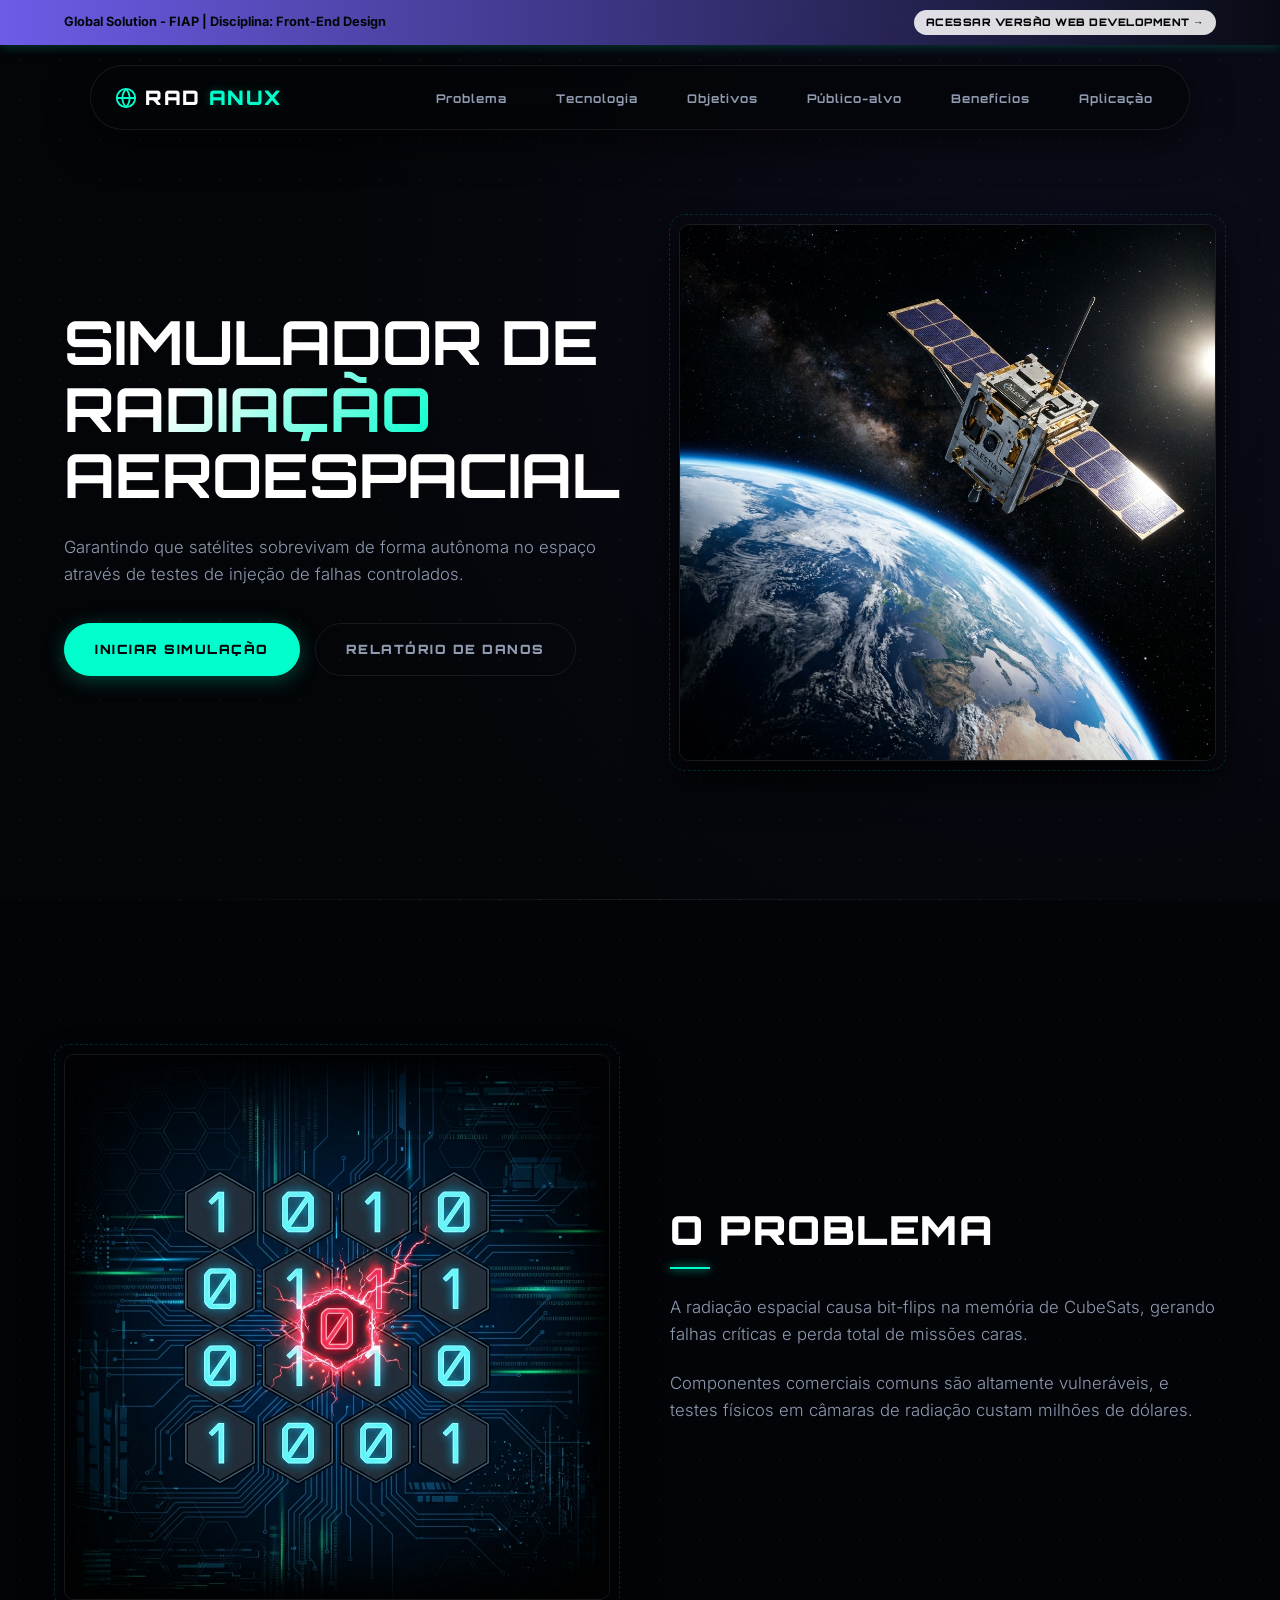
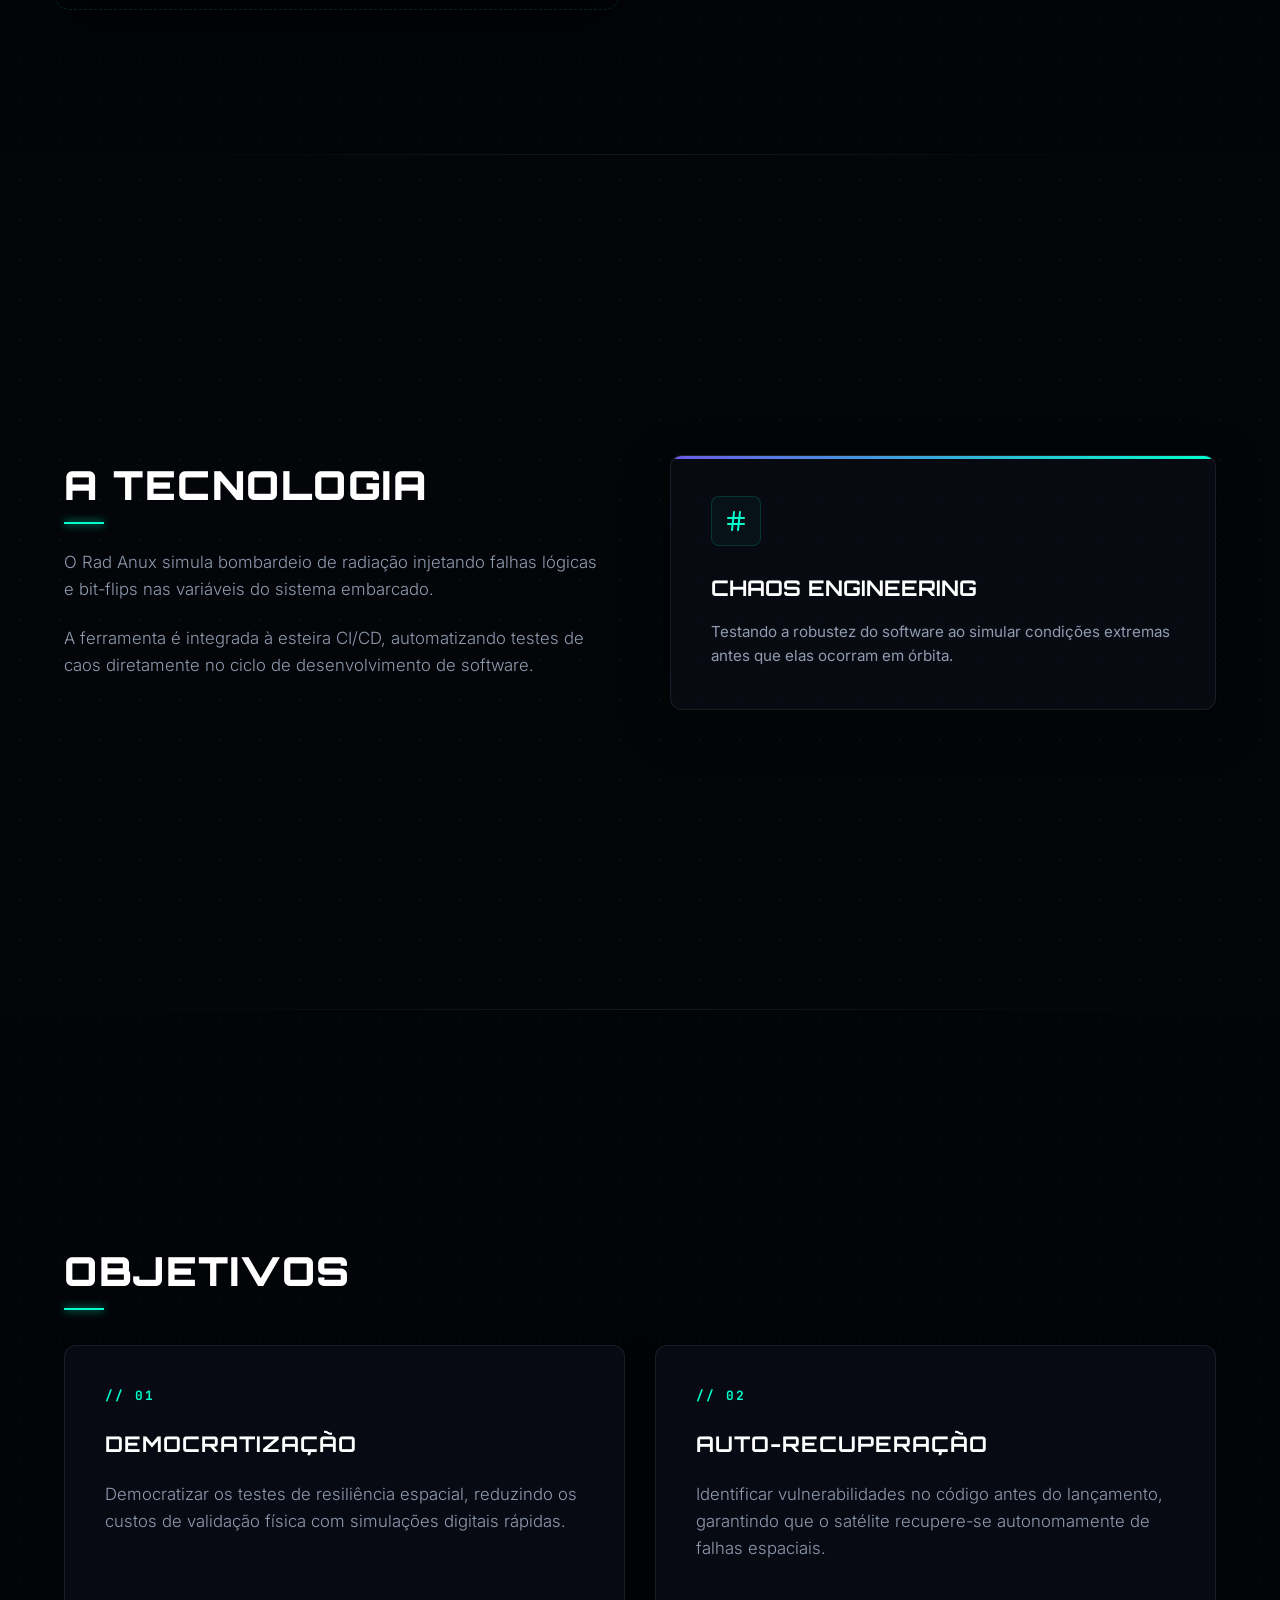
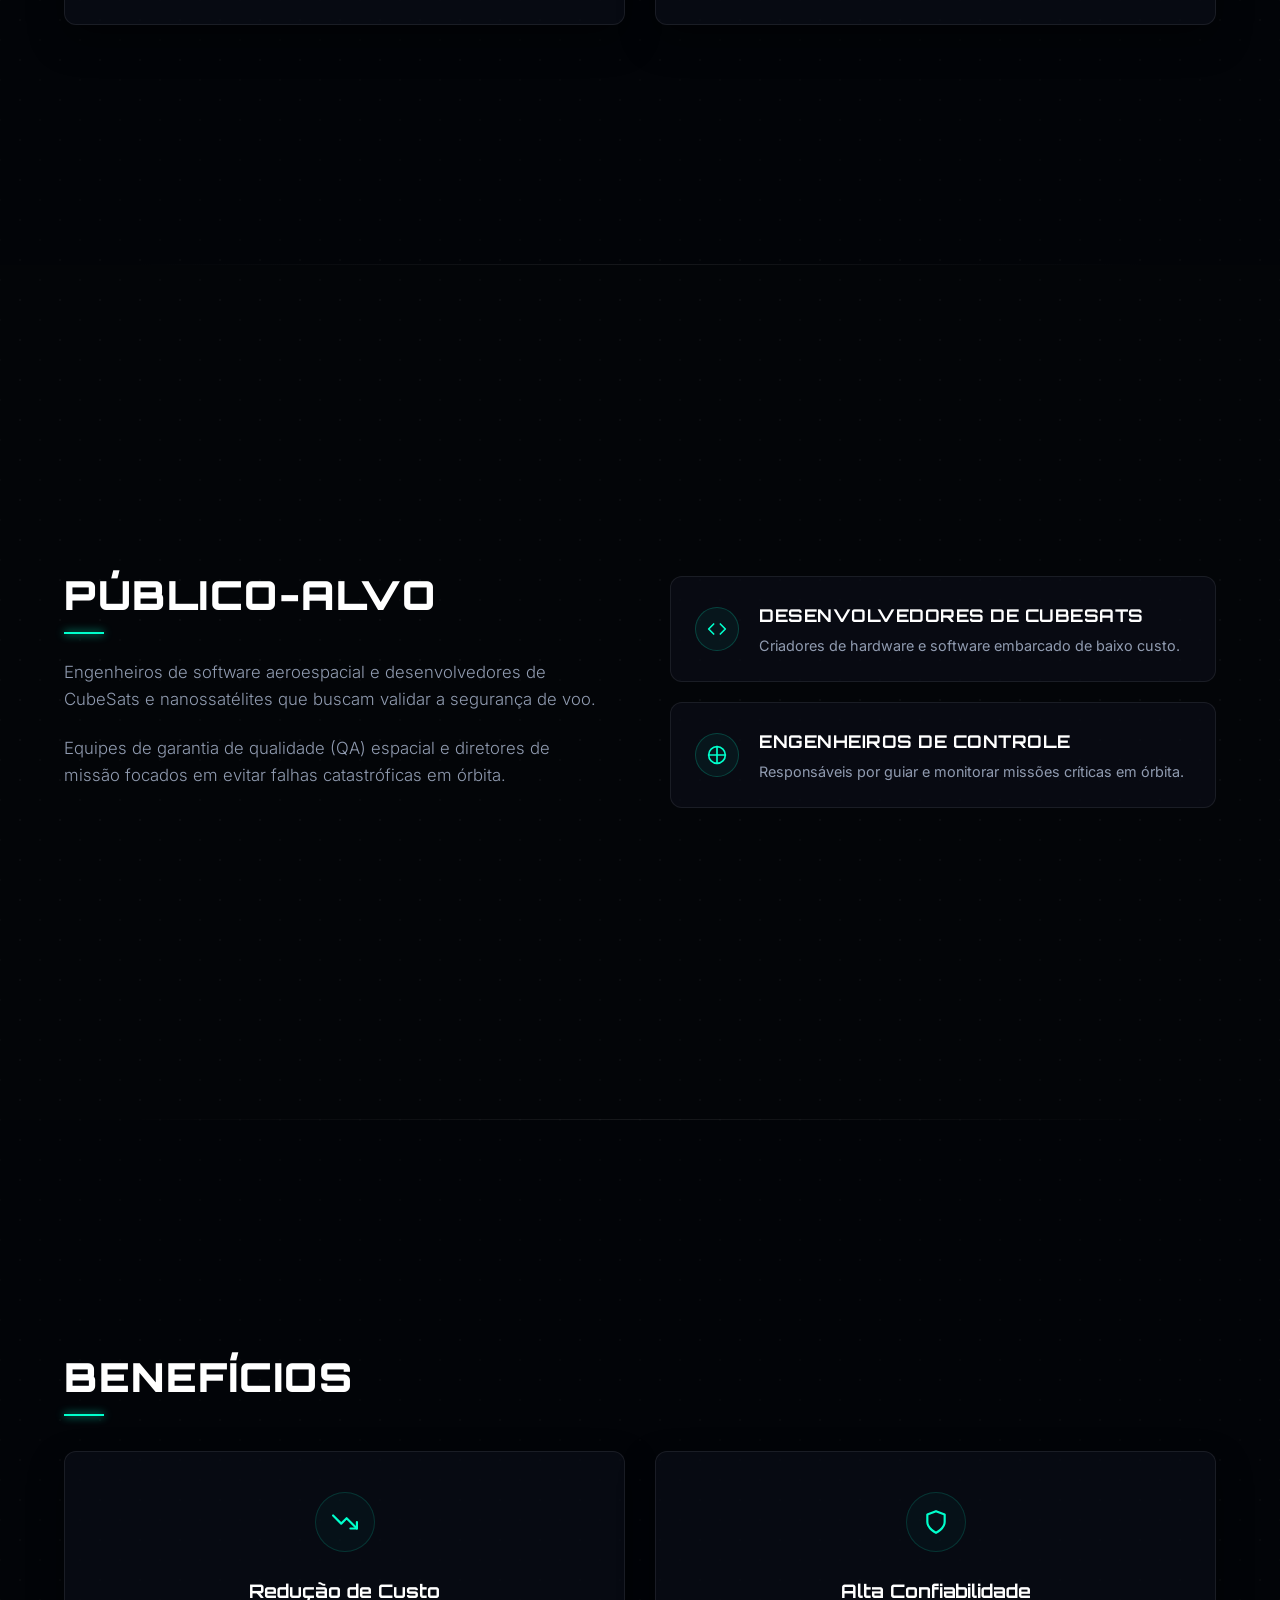
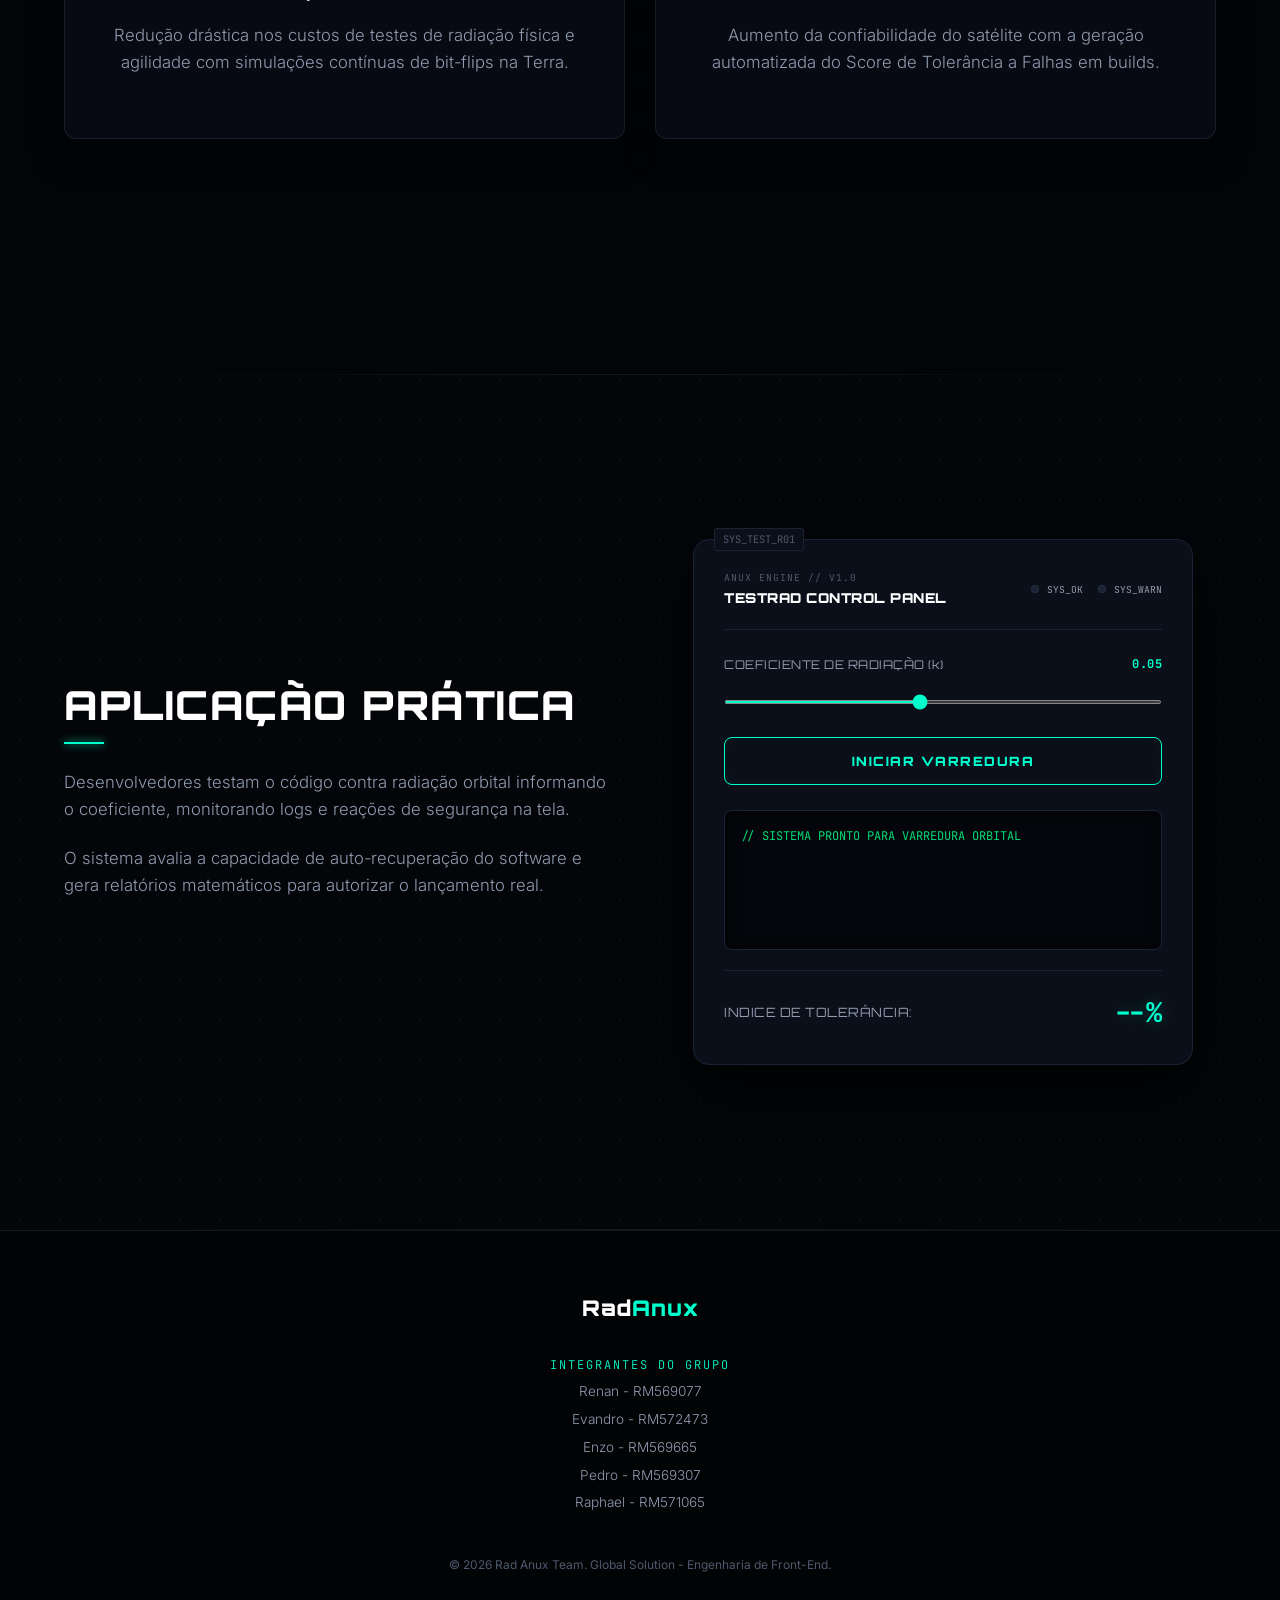
<file: front-end/index.html>
<!DOCTYPE html>
<html lang="pt-BR">

<head>
    <meta charset="UTF-8">
    <meta name="viewport" content="width=device-width, initial-scale=1.0">
    <title>Rad Anux - Chaos Engineering Aeroespacial</title>

    <!-- Meta tags SEO -->
    <meta name="description"
        content="Plataforma de Chaos Engineering focada em testar a resiliência de software aeroespacial contra bit-flips de radiação.">
    <meta name="keywords" content="Rad Anux, CubeSat, Satélite, Radiação, Bit-Flip, Chaos Engineering, Aeroespacial">

    <!-- CSS Separado -->
    <link rel="stylesheet" href="css/style.css">
</head>

<body>

    <!-- Banner de Integração de Disciplina -->
    <div class="academic-banner" id="academic-banner-front">
        <div class="container academic-banner-content">
            <span><strong>Global Solution - FIAP</strong> | Disciplina: Front-End Design</span>
            <a href="../webdev/index.html" class="academic-link">Acessar versão Web Development &rarr;</a>
        </div>
    </div>

    <!-- Cabeçalho Flutuante e Menu de Navegação (Estilo Dashboard Premium) -->
    <header class="header" id="nav-header">
        <div class="container">
            <a href="#hero" class="logo" id="logo-link">
                <!-- Ícone da Logo em SVG -->
                <svg class="logo-svg" width="22" height="22" viewBox="0 0 24 24" fill="none"
                    stroke="var(--secondary-color)" stroke-width="2" stroke-linecap="round" stroke-linejoin="round">
                    <circle cx="12" cy="12" r="10"></circle>
                    <path
                        d="M12 2a15.3 15.3 0 0 1 4 10 15.3 15.3 0 0 1-4 10 15.3 15.3 0 0 1-4-10 15.3 15.3 0 0 1 4-10z">
                    </path>
                    <path d="M2 12h20"></path>
                </svg>
                Rad<span>Anux</span>
            </a>
            <nav>
                <ul class="nav-menu">
                    <li><a href="#problema" class="nav-link" id="nav-item-1">Problema</a></li>
                    <li><a href="#tecnologia" class="nav-link" id="nav-item-2">Tecnologia</a></li>
                    <li><a href="#objetivos" class="nav-link" id="nav-item-3">Objetivos</a></li>
                    <li><a href="#publico" class="nav-link" id="nav-item-4">Público-alvo</a></li>
                    <li><a href="#beneficios" class="nav-link" id="nav-item-5">Benefícios</a></li>
                    <li><a href="#aplicacao" class="nav-link" id="nav-item-6">Aplicação</a></li>
                </ul>
            </nav>
        </div>
    </header>

    <!-- Hero / Banner de Introdução -->
    <section id="hero">
        <div class="container flex-row">
            <div class="flex-col">
                <h1 class="hero-title">Simulador de <span>Radiação</span> Aeroespacial</h1>
                <p class="section-desc">Garantindo que satélites sobrevivam de forma autônoma no espaço através de
                    testes de injeção de falhas controlados.</p>
                <div class="hero-buttons">
                    <a href="#aplicacao" class="btn" id="btn-hero-sim">Iniciar Simulação</a>
                    <a href="#problema" class="btn btn-secondary" id="btn-hero-more">Relatório de Danos</a>
                </div>
            </div>
            <div class="flex-col image-wrapper">
                <img src="images/satellite_radiation.png"
                    alt="Ilustração de um satélite CubeSat em órbita espacial, com raios cósmicos de radiação colidindo com seus circuitos eletrônicos"
                    class="section-image" id="hero-img">
            </div>
        </div>
    </section>

    <!-- Seção 1 – Problema -->
    <section id="problema">
        <div class="container flex-row">
            <div class="flex-col image-wrapper">
                <img src="images/bit_flip_concept.png"
                    alt="Representação conceitual de um bit-flip onde dados binários mudam de valor devido à radiação cósmica solar"
                    class="section-image" id="problema-img">
            </div>
            <div class="flex-col">
                <h2 class="section-title">O Problema</h2>
                <p class="section-desc">
                    A radiação espacial causa bit-flips na memória de CubeSats, gerando falhas críticas e perda total de
                    missões caras.
                </p>
                <p class="section-desc">
                    Componentes comerciais comuns são altamente vulneráveis, e testes físicos em câmaras de radiação
                    custam milhões de dólares.
                </p>
            </div>
        </div>
    </section>

    <!-- Seção 2 – Tecnologia -->
    <section id="tecnologia">
        <div class="container flex-row">
            <div class="flex-col">
                <h2 class="section-title">A Tecnologia</h2>
                <p class="section-desc">
                    O Rad Anux simula bombardeio de radiação injetando falhas lógicas e bit-flips nas variáveis do
                    sistema embarcado.
                </p>
                <p class="section-desc">
                    A ferramenta é integrada à esteira CI/CD, automatizando testes de caos diretamente no ciclo de
                    desenvolvimento de software.
                </p>
            </div>
            <div class="flex-col">
                <div class="tech-feature-card">
                    <div class="tech-icon-wrapper">
                        <!-- Ícone de Chaos Engineering em SVG -->
                        <svg width="24" height="24" viewBox="0 0 24 24" fill="none" stroke="var(--secondary-color)"
                            stroke-width="2" stroke-linecap="round" stroke-linejoin="round">
                            <line x1="4" y1="9" x2="20" y2="9"></line>
                            <line x1="4" y1="15" x2="20" y2="15"></line>
                            <line x1="10" y1="3" x2="8" y2="21"></line>
                            <line x1="16" y1="3" x2="14" y2="21"></line>
                        </svg>
                    </div>
                    <h3 class="tech-card-title">Chaos Engineering</h3>
                    <p class="tech-card-desc">Testando a robustez do software ao simular condições extremas antes que
                        elas ocorram em órbita.</p>
                </div>
            </div>
        </div>
    </section>

    <!-- Seção 3 – Objetivos -->
    <section id="objetivos">
        <div class="container">
            <h2 class="section-title">Objetivos</h2>
            <div class="cards-container">
                <div class="card" id="obj-card-1">
                    <span class="card-num">// 01</span>
                    <h3 class="card-title">Democratização</h3>
                    <p class="section-desc">Democratizar os testes de resiliência espacial, reduzindo os custos de
                        validação física com simulações digitais rápidas.</p>
                </div>
                <div class="card" id="obj-card-2">
                    <span class="card-num">// 02</span>
                    <h3 class="card-title">Auto-recuperação</h3>
                    <p class="section-desc">Identificar vulnerabilidades no código antes do lançamento, garantindo que o
                        satélite recupere-se autonomamente de falhas espaciais.</p>
                </div>
            </div>
        </div>
    </section>

    <!-- Seção 4 – Público-alvo -->
    <section id="publico">
        <div class="container flex-row">
            <div class="flex-col">
                <h2 class="section-title">Público-Alvo</h2>
                <p class="section-desc">
                    Engenheiros de software aeroespacial e desenvolvedores de CubeSats e nanossatélites que buscam
                    validar a segurança de voo.
                </p>
                <p class="section-desc">
                    Equipes de garantia de qualidade (QA) espacial e diretores de missão focados em evitar falhas
                    catastróficas em órbita.
                </p>
            </div>
            <div class="flex-col">
                <div class="publico-list">
                    <div class="publico-item" id="target-1">
                        <div class="publico-icon">
                            <!-- Ícone de Código/Desenvolvedores SVG -->
                            <svg width="20" height="20" viewBox="0 0 24 24" fill="none" stroke="var(--secondary-color)"
                                stroke-width="2" stroke-linecap="round" stroke-linejoin="round">
                                <polyline points="16 18 22 12 16 6"></polyline>
                                <polyline points="8 6 2 12 8 18"></polyline>
                            </svg>
                        </div>
                        <div class="publico-content">
                            <h3>Desenvolvedores de CubeSats</h3>
                            <p style="color: var(--text-secondary); font-size: 0.9rem;">Criadores de hardware e software
                                embarcado de baixo custo.</p>
                        </div>
                    </div>
                    <div class="publico-item" id="target-2">
                        <div class="publico-icon">
                            <!-- Ícone de Controle/Direcionamento SVG -->
                            <svg width="20" height="20" viewBox="0 0 24 24" fill="none" stroke="var(--secondary-color)"
                                stroke-width="2" stroke-linecap="round" stroke-linejoin="round">
                                <circle cx="12" cy="12" r="10"></circle>
                                <line x1="2" y1="12" x2="22" y2="12"></line>
                                <line x1="12" y1="2" x2="12" y2="22"></line>
                            </svg>
                        </div>
                        <div class="publico-content">
                            <h3>Engenheiros de Controle</h3>
                            <p style="color: var(--text-secondary); font-size: 0.9rem;">Responsáveis por guiar e
                                monitorar missões críticas em órbita.</p>
                        </div>
                    </div>
                </div>
            </div>
        </div>
    </section>

    <!-- Seção 5 – Benefícios -->
    <section id="beneficios">
        <div class="container">
            <h2 class="section-title">Benefícios</h2>
            <div class="beneficio-cards">
                <div class="beneficio-card" id="ben-card-1">
                    <div class="beneficio-icon">
                        <!-- Ícone de Gráfico Descendente (Custos) SVG -->
                        <svg width="26" height="26" viewBox="0 0 24 24" fill="none" stroke="var(--secondary-color)"
                            stroke-width="2" stroke-linecap="round" stroke-linejoin="round">
                            <polyline points="23 18 13.5 8.5 8.5 13.5 1 6"></polyline>
                            <polyline points="17 18 23 18 23 12"></polyline>
                        </svg>
                    </div>
                    <h3 style="font-family: var(--font-heading); margin-bottom: 15px;">Redução de Custo</h3>
                    <p class="section-desc">Redução drástica nos custos de testes de radiação física e agilidade com
                        simulações contínuas de bit-flips na Terra.</p>
                </div>
                <div class="beneficio-card" id="ben-card-2">
                    <div class="beneficio-icon">
                        <!-- Ícone de Escudo/Segurança SVG -->
                        <svg width="26" height="26" viewBox="0 0 24 24" fill="none" stroke="var(--secondary-color)"
                            stroke-width="2" stroke-linecap="round" stroke-linejoin="round">
                            <path d="M12 22s8-4 8-10V5l-8-3-8 3v7c0 6 8 10 8 10z"></path>
                        </svg>
                    </div>
                    <h3 style="font-family: var(--font-heading); margin-bottom: 15px;">Alta Confiabilidade</h3>
                    <p class="section-desc">Aumento da confiabilidade do satélite com a geração automatizada do Score de
                        Tolerância a Falhas em builds.</p>
                </div>
            </div>
        </div>
    </section>

    <!-- Seção 6 – Aplicação no dia a dia (Simulador Interativo) -->
    <section id="aplicacao">
        <div class="container flex-row">
            <div class="flex-col">
                <h2 class="section-title">Aplicação Prática</h2>
                <p class="section-desc">
                    Desenvolvedores testam o código contra radiação orbital informando o coeficiente, monitorando logs e
                    reações de segurança na tela.
                </p>
                <p class="section-desc">
                    O sistema avalia a capacidade de auto-recuperação do software e gera relatórios matemáticos para
                    autorizar o lançamento real.
                </p>
            </div>
            <div class="flex-col">
                <!-- Painel do Simulador Estilo Computador de Bordo Aeroespacial -->
                <div class="simulator-panel" id="satellite-dashboard">
                    <div class="simulator-header">
                        <div class="sim-brand">
                            <span class="brand-sub">ANUX ENGINE // V1.0</span>
                            <span class="sim-title">TESTRAD CONTROL PANEL</span>
                        </div>
                        <div class="led-group">
                            <div class="led-indicator">
                                <span id="led-green" class="led green"></span>
                                <span class="led-label">SYS_OK</span>
                            </div>
                            <div class="led-indicator">
                                <span id="led-red" class="led red"></span>
                                <span class="led-label">SYS_WARN</span>
                            </div>
                        </div>
                    </div>

                    <div class="sim-control-group">
                        <div class="sim-label">
                            <span>COEFICIENTE DE RADIAÇÃO (k)</span>
                            <span id="rad-val-display" class="value-highlight">0.05</span>
                        </div>
                        <input type="range" id="sim-radiation" min="0.01" max="0.10" step="0.01" value="0.05"
                            class="sim-input-range">
                    </div>

                    <button id="btn-run-sim" class="btn-sim">Iniciar Varredura</button>

                    <div id="sim-terminal" class="terminal-screen">
                        <div class="terminal-line">// SISTEMA PRONTO PARA VARREDURA ORBITAL</div>
                    </div>

                    <div class="score-container">
                        <span class="score-label">INDICE DE TOLERÂNCIA:</span>
                        <span id="sim-score" class="score-value">--%</span>
                    </div>
                </div>
            </div>
        </div>
    </section>

    <!-- Rodapé Padronizado -->
    <footer class="footer" id="footer-section">
        <div class="container">
            <a href="#hero" class="footer-logo" id="footer-logo-link">Rad<span>Anux</span></a>
            <div class="footer-members">
                <p class="footer-members-title">INTEGRANTES DO GRUPO</p>
                <p>Renan - RM569077</p>
                <p>Evandro - RM572473</p>
                <p>Enzo - RM569665</p>
                <p>Pedro - RM569307</p>
                <p>Raphael - RM571065</p>
            </div>
            <p class="footer-copyright">&copy; 2026 Rad Anux Team. Global Solution - Engenharia de Front-End.</p>
        </div>
    </footer>

    <!-- Comportamento Separado em Javascript -->
    <script src="js/script.js"></script>
</body>

</html>
</file>
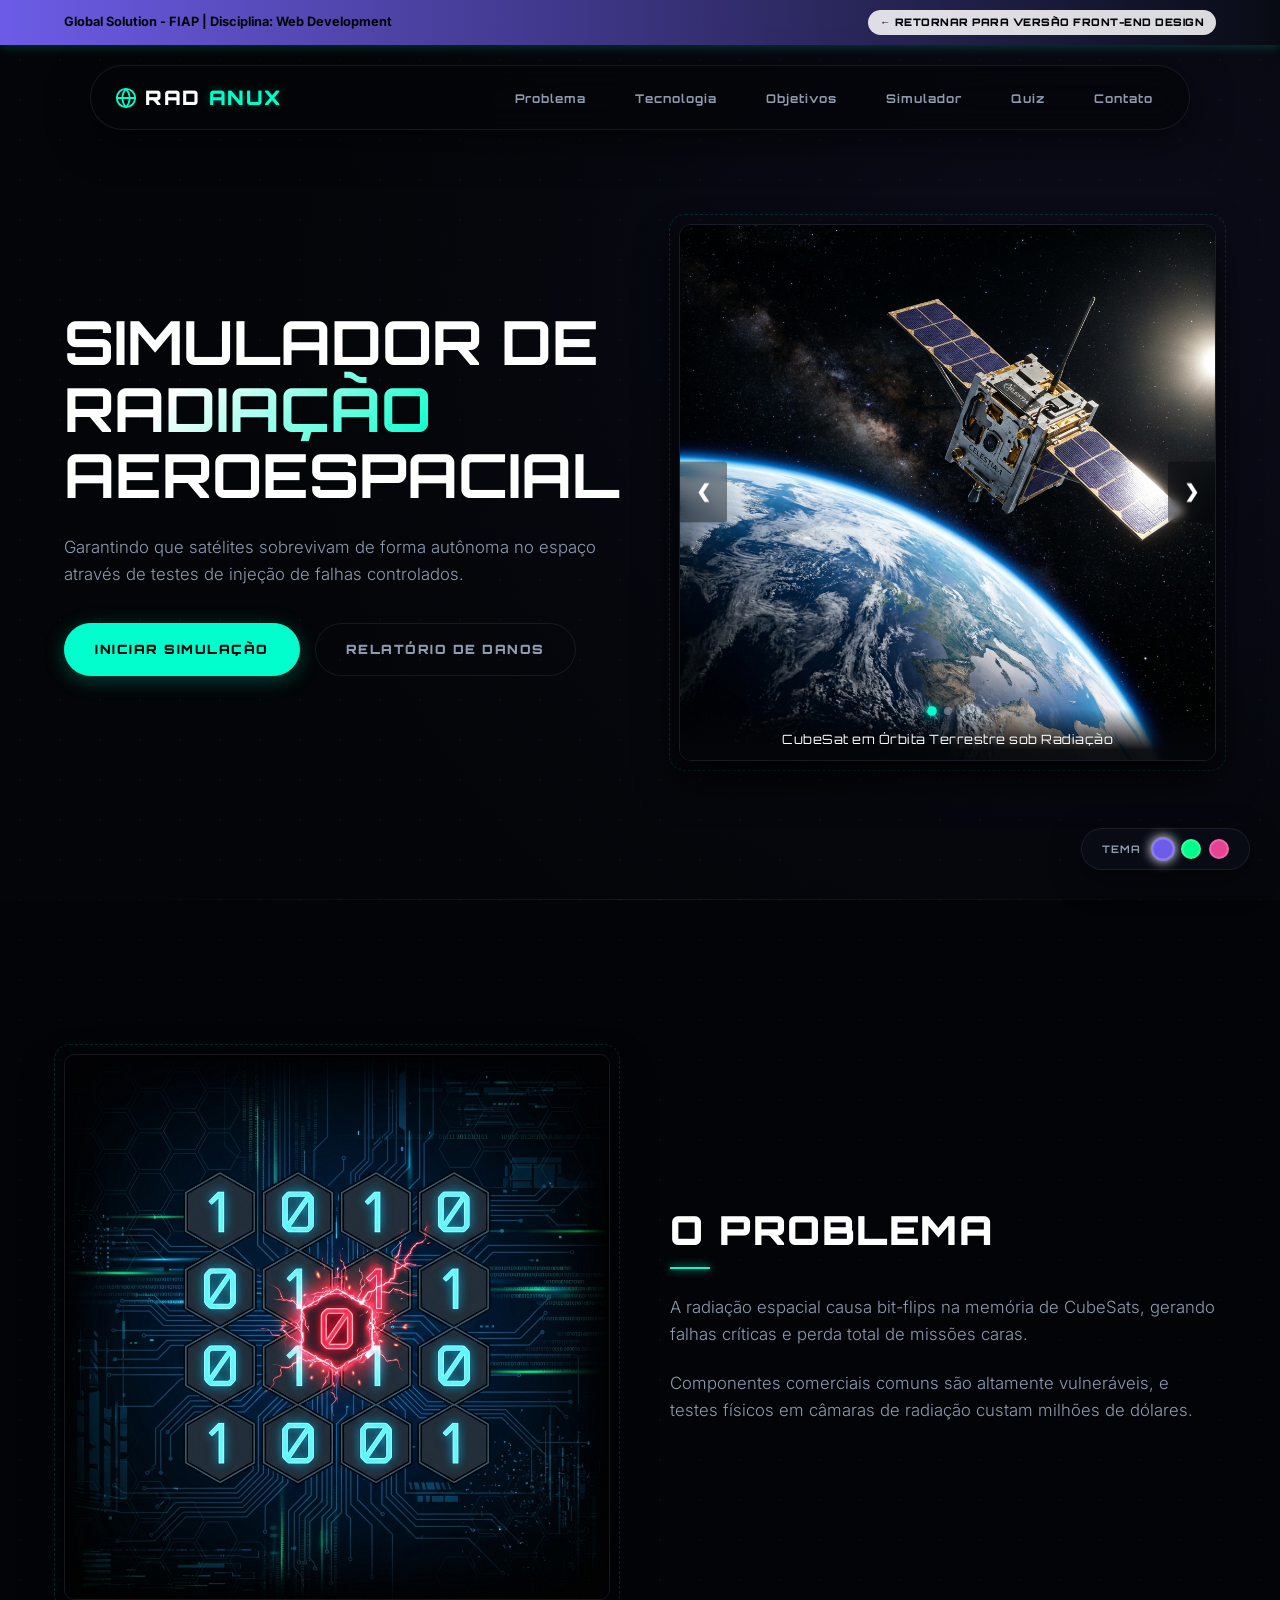
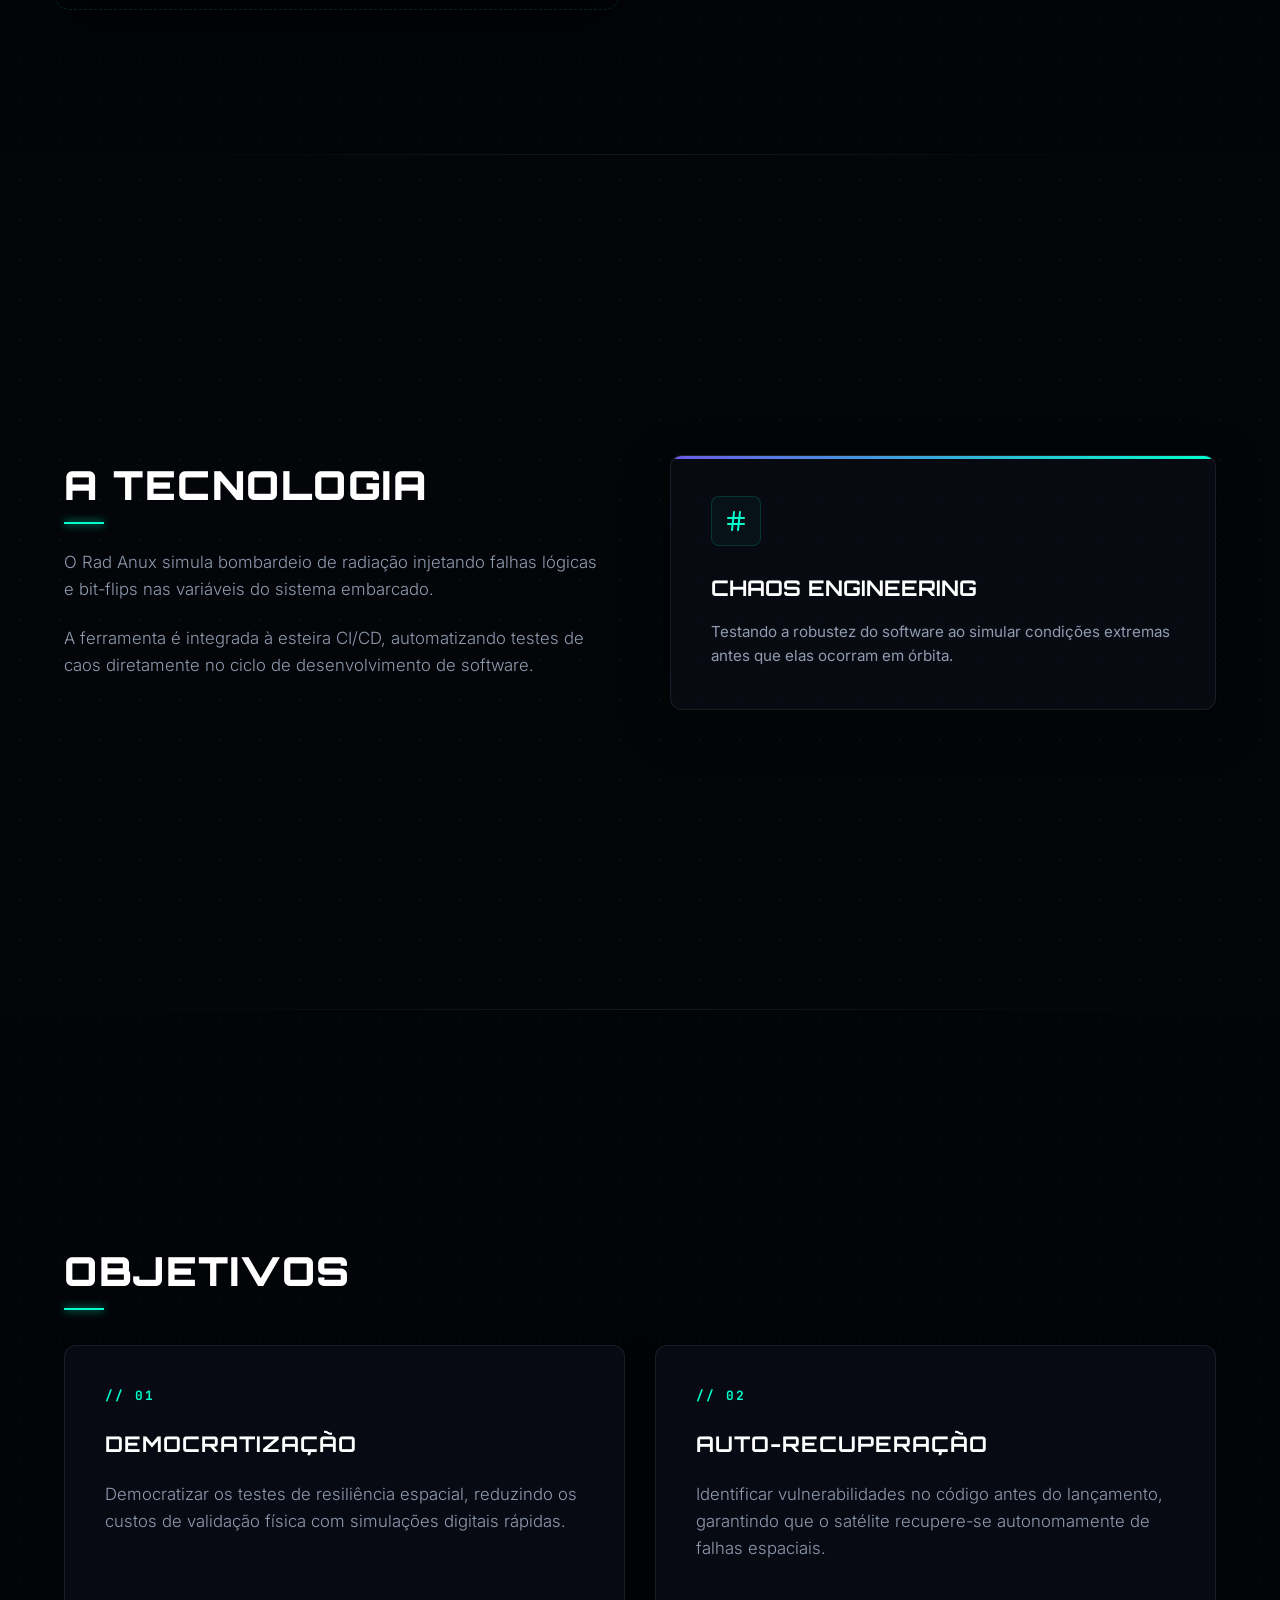
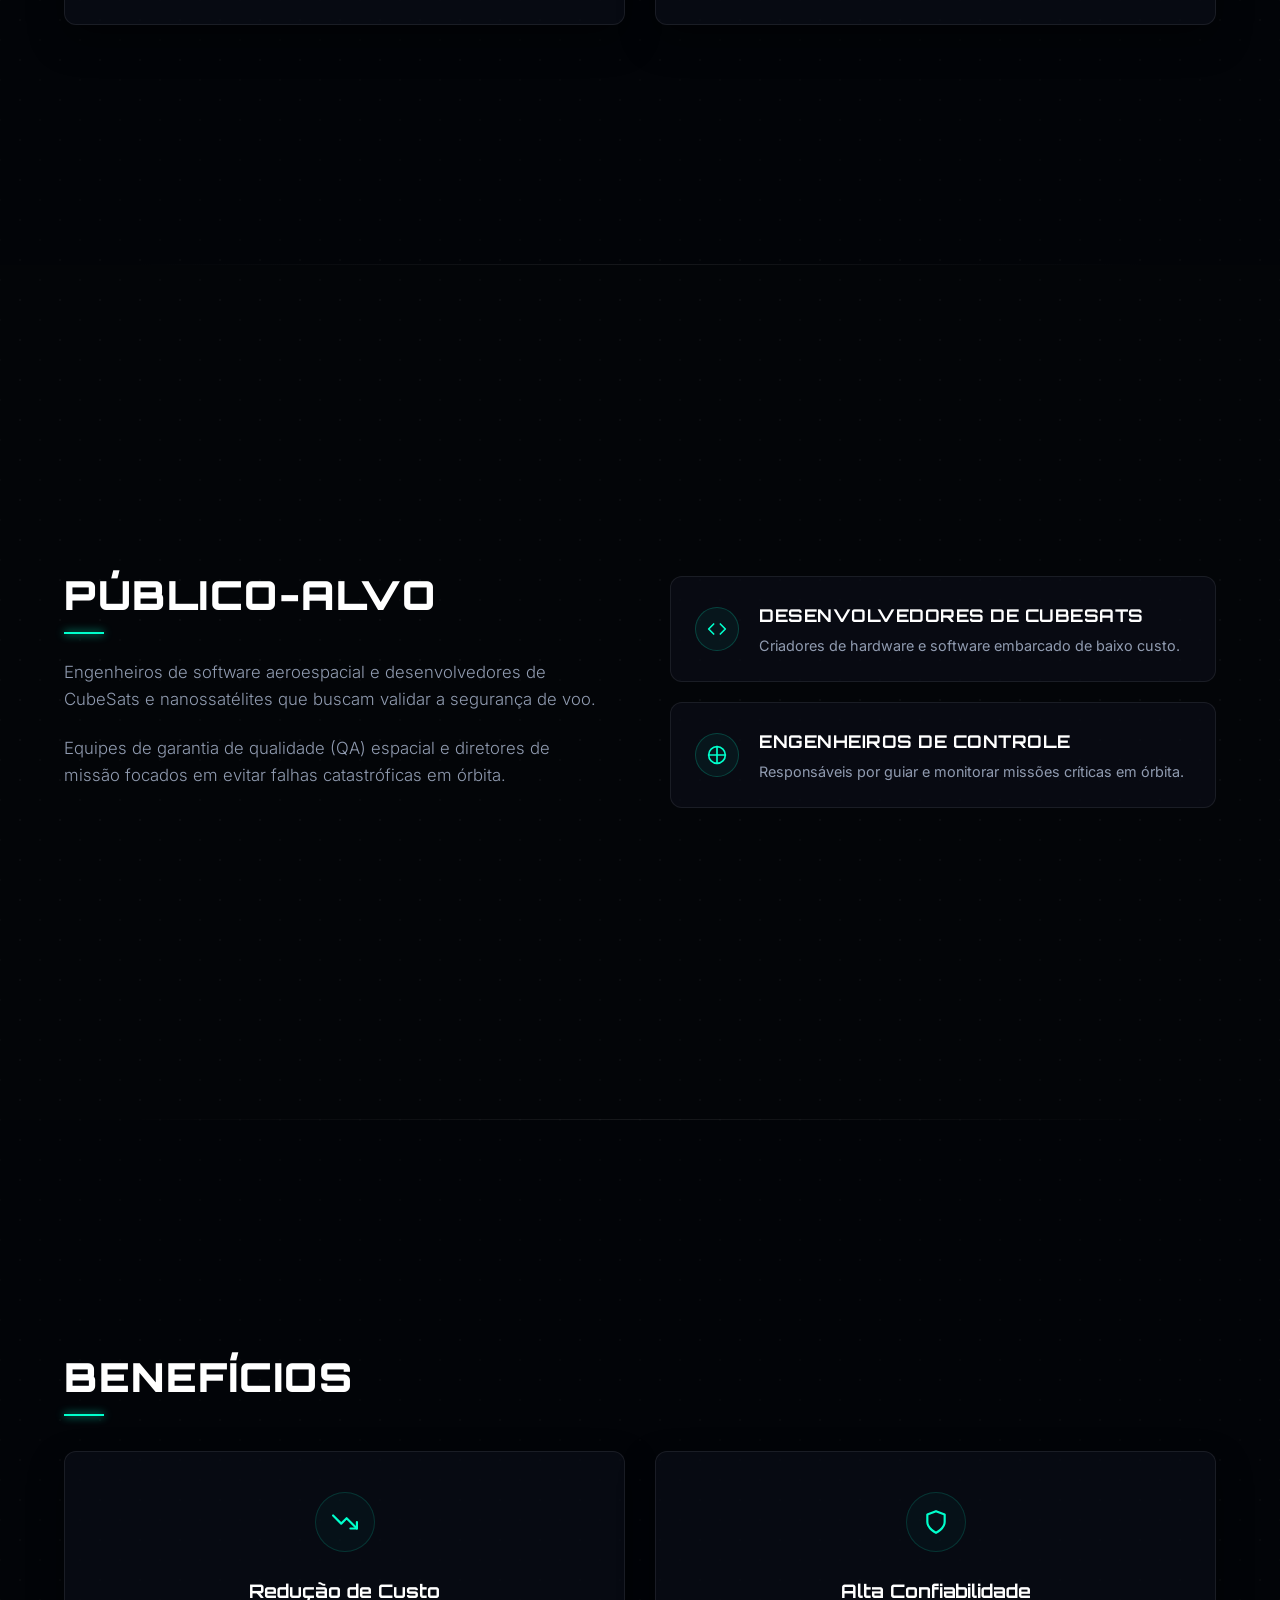
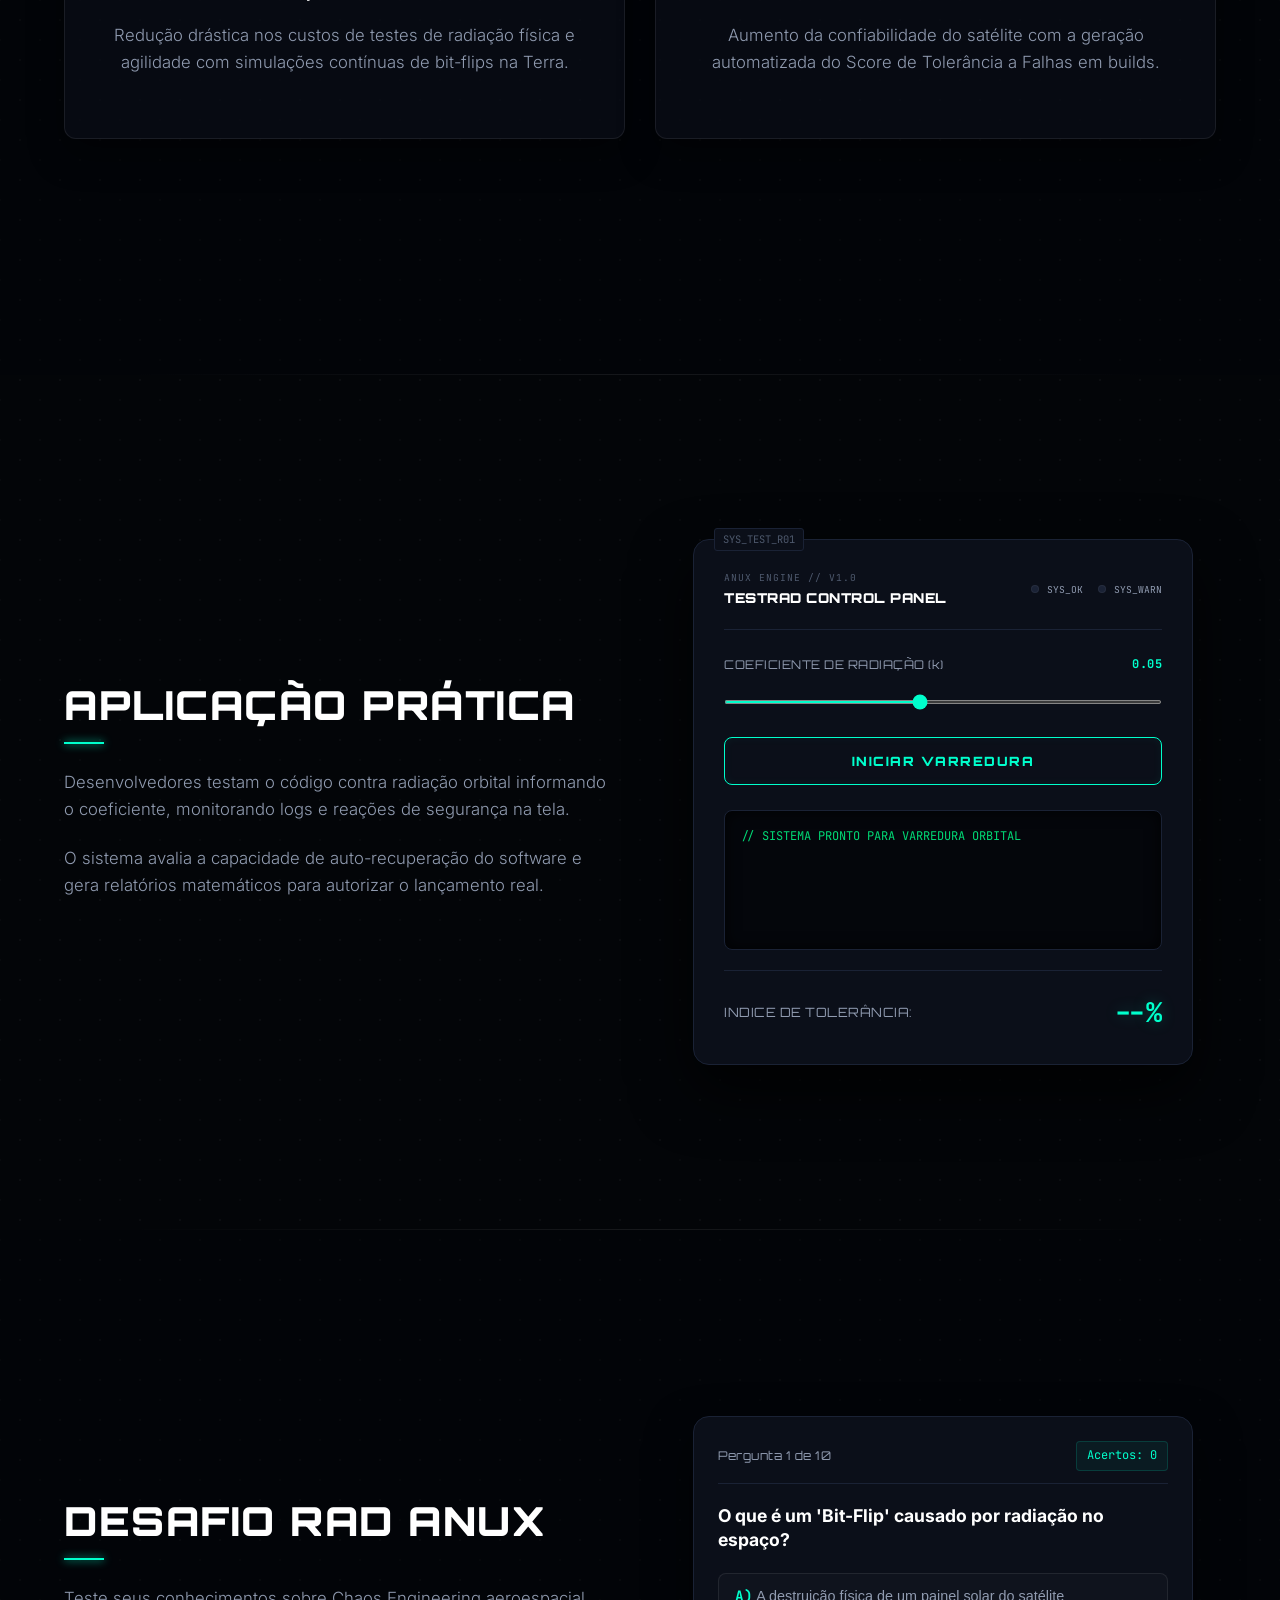
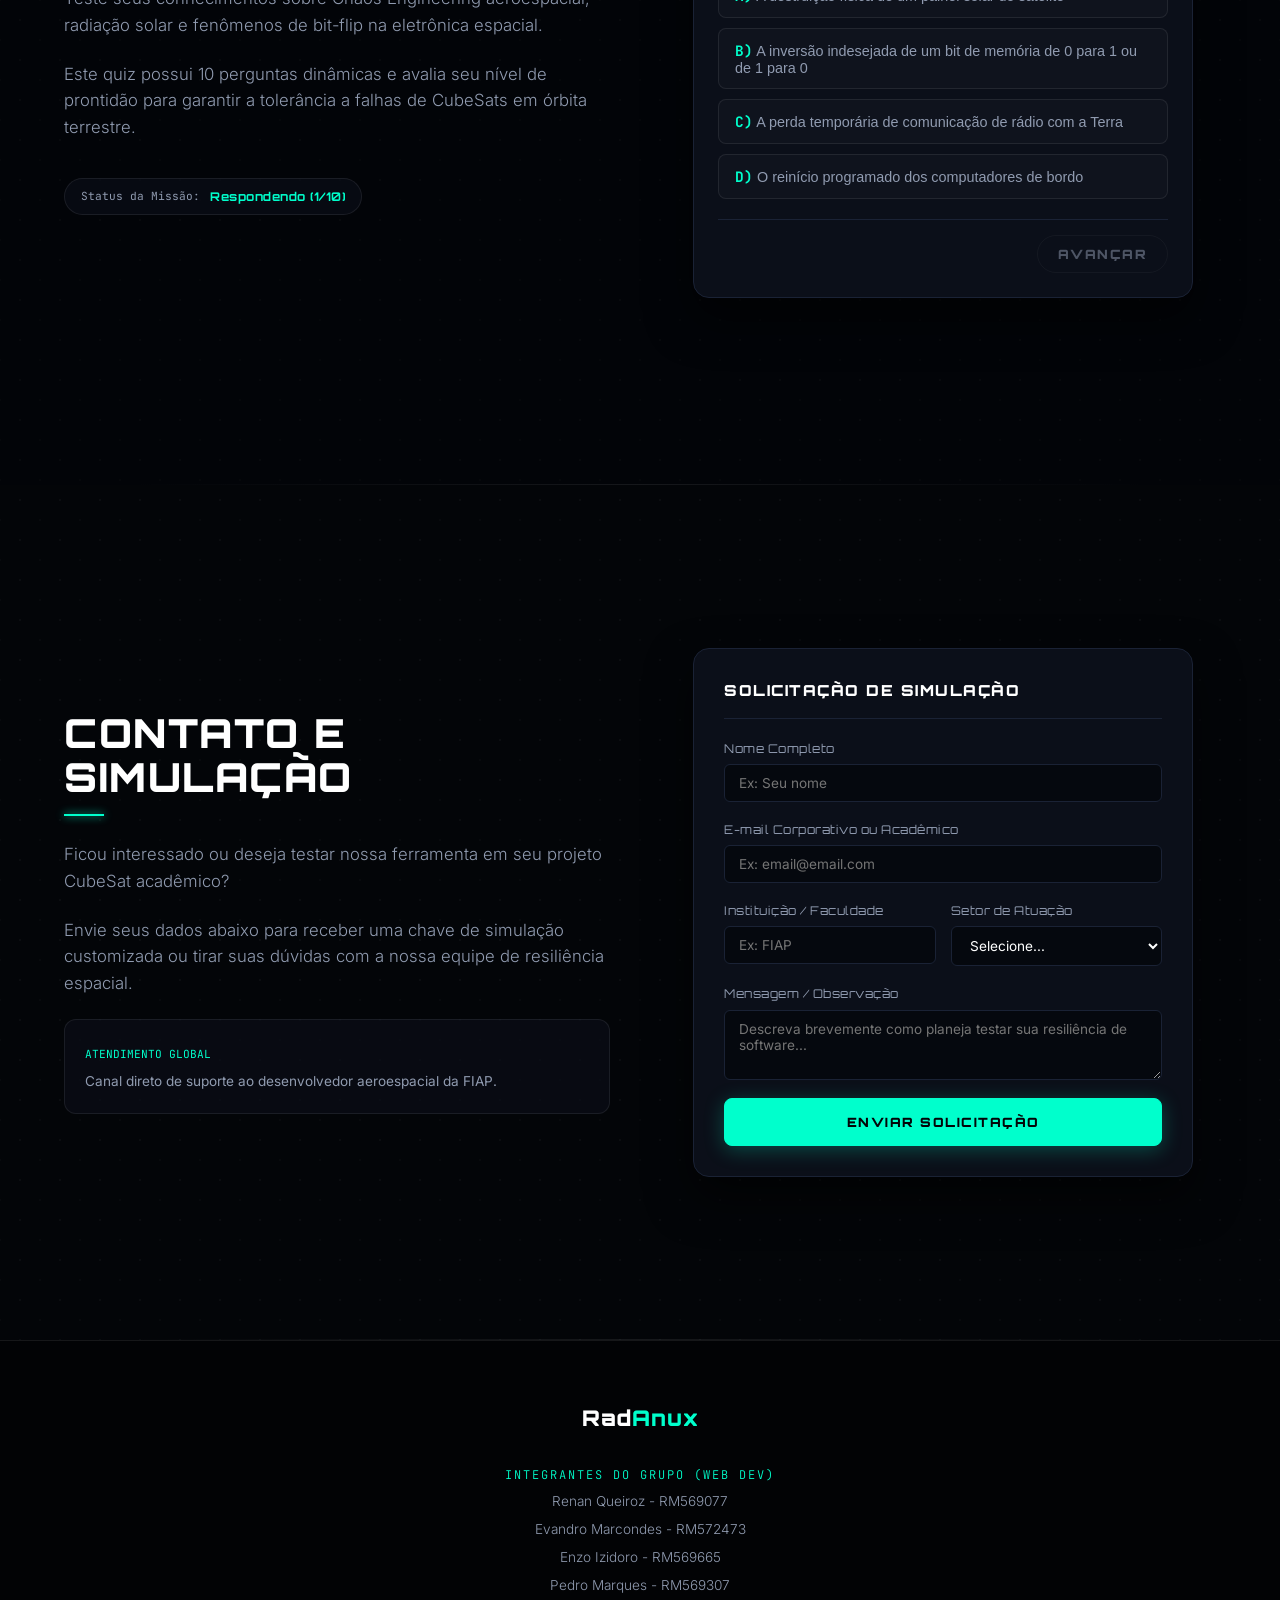
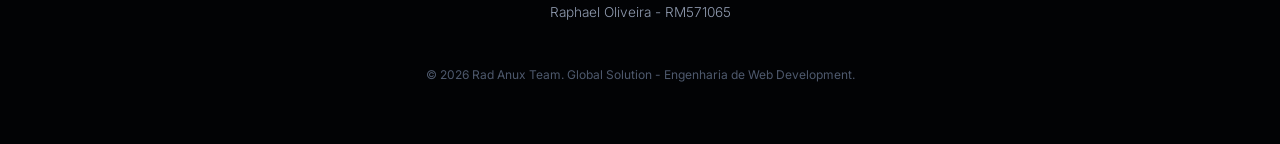
<file: webdev/index.html>
<!DOCTYPE html>
<html lang="pt-BR">

<head>
    <meta charset="UTF-8">
    <meta name="viewport" content="width=device-width, initial-scale=1.0">
    <title>Rad Anux - Web Development (FIAP)</title>

    <!-- Meta tags SEO -->
    <meta name="description"
        content="Plataforma de Chaos Engineering focada em testar a resiliência de software aeroespacial contra bit-flips de radiação.">
    <meta name="keywords" content="Rad Anux, CubeSat, Satélite, Radiação, Bit-Flip, Chaos Engineering, Aeroespacial">

    <!-- CSS Separado -->
    <link rel="stylesheet" href="css/style.css">
</head>

<body class="theme-obsidian">

    <!-- Banner de Integração de Disciplina -->
    <div class="academic-banner" id="academic-banner-webdev">
        <div class="container academic-banner-content">
            <span> <strong>Global Solution - FIAP</strong> | Disciplina: Web Development</span>
            <a href="../front-end/index.html" class="academic-link">&larr; Retornar para versão Front-End Design</a>
        </div>
    </div>

    <!-- Cabeçalho Flutuante e Menu de Navegação (Estilo Dashboard Premium) -->
    <header class="header" id="nav-header">
        <div class="container">
            <a href="#hero" class="logo" id="logo-link">
                <!-- Ícone da Logo em SVG -->
                <svg class="logo-svg" width="22" height="22" viewBox="0 0 24 24" fill="none"
                    stroke="var(--secondary-color)" stroke-width="2" stroke-linecap="round" stroke-linejoin="round">
                    <circle cx="12" cy="12" r="10"></circle>
                    <path
                        d="M12 2a15.3 15.3 0 0 1 4 10 15.3 15.3 0 0 1-4 10 15.3 15.3 0 0 1-4-10 15.3 15.3 0 0 1 4-10z">
                    </path>
                    <path d="M2 12h20"></path>
                </svg>
                Rad<span>Anux</span>
            </a>
            <nav>
                <ul class="nav-menu">
                    <li><a href="#problema" class="nav-link" id="nav-item-1">Problema</a></li>
                    <li><a href="#tecnologia" class="nav-link" id="nav-item-2">Tecnologia</a></li>
                    <li><a href="#objetivos" class="nav-link" id="nav-item-3">Objetivos</a></li>
                    <li><a href="#aplicacao" class="nav-link" id="nav-item-6">Simulador</a></li>
                    <li><a href="#quiz-section" class="nav-link" id="nav-item-7">Quiz</a></li>
                    <li><a href="#contato-section" class="nav-link" id="nav-item-8">Contato</a></li>
                </ul>
            </nav>
        </div>
    </header>

    <!-- Hero / Banner de Introdução -->
    <section id="hero">
        <div class="container flex-row">
            <div class="flex-col">
                <h1 class="hero-title">Simulador de <span>Radiação</span> Aeroespacial</h1>
                <p class="section-desc">Garantindo que satélites sobrevivam de forma autônoma no espaço através de
                    testes de injeção de falhas controlados.</p>
                <div class="hero-buttons">
                    <a href="#aplicacao" class="btn" id="btn-hero-sim">Iniciar Simulação</a>
                    <a href="#problema" class="btn btn-secondary" id="btn-hero-more">Relatório de Danos</a>
                </div>
            </div>
            <div class="flex-col image-wrapper">
                <!-- Slideshow Container -->
                <div class="slideshow-container" id="radiation-slideshow">
                    
                    <!-- Slide 1 -->
                    <div class="my-slide fade">
                        <img src="images/satellite_radiation.png" alt="CubeSat sob radiação cósmica" class="slideshow-img">
                        <div class="slide-caption">CubeSat em Órbita Terrestre sob Radiação</div>
                    </div>

                    <!-- Slide 2 -->
                    <div class="my-slide fade">
                        <img src="images/bit_flip_concept.png" alt="Conceito de Bit-Flip" class="slideshow-img">
                        <div class="slide-caption">Fenômeno de Bit-Flip nos Circuitos Binários</div>
                    </div>

                    <!-- Slide 3 -->
                    <div class="my-slide fade">
                        <img src="images/space_cosmic_rays.png" alt="Painel de Controle e Radiação" class="slideshow-img">
                        <div class="slide-caption">Painel de Telemetria de Caos Aeroespacial</div>
                    </div>

                    <!-- Botões de Navegação -->
                    <a class="prev-slide" id="prev-slide-btn">&#10094;</a>
                    <a class="next-slide" id="next-slide-btn">&#10095;</a>

                    <!-- Indicadores (Pontos) -->
                    <div class="slide-dots">
                        <span class="slide-dot active" data-slide="0"></span>
                        <span class="slide-dot" data-slide="1"></span>
                        <span class="slide-dot" data-slide="2"></span>
                    </div>
                </div>
            </div>
        </div>
    </section>

    <!-- Seção 1 – Problema -->
    <section id="problema">
        <div class="container flex-row">
            <div class="flex-col image-wrapper">
                <img src="images/bit_flip_concept.png"
                    alt="Representação conceitual de um bit-flip onde dados binários mudam de valor devido à radiação cósmica solar"
                    class="section-image" id="problema-img">
            </div>
            <div class="flex-col">
                <h2 class="section-title">O Problema</h2>
                <p class="section-desc">
                    A radiação espacial causa bit-flips na memória de CubeSats, gerando falhas críticas e perda total de
                    missões caras.
                </p>
                <p class="section-desc">
                    Componentes comerciais comuns são altamente vulneráveis, e testes físicos em câmaras de radiação
                    custam milhões de dólares.
                </p>
            </div>
        </div>
    </section>

    <!-- Seção 2 – Tecnologia -->
    <section id="tecnologia">
        <div class="container flex-row">
            <div class="flex-col">
                <h2 class="section-title">A Tecnologia</h2>
                <p class="section-desc">
                    O Rad Anux simula bombardeio de radiação injetando falhas lógicas e bit-flips nas variáveis do
                    sistema embarcado.
                </p>
                <p class="section-desc">
                    A ferramenta é integrada à esteira CI/CD, automatizando testes de caos diretamente no ciclo de
                    desenvolvimento de software.
                </p>
            </div>
            <div class="flex-col">
                <div class="tech-feature-card">
                    <div class="tech-icon-wrapper">
                        <!-- Ícone de Chaos Engineering em SVG -->
                        <svg width="24" height="24" viewBox="0 0 24 24" fill="none" stroke="var(--secondary-color)"
                            stroke-width="2" stroke-linecap="round" stroke-linejoin="round">
                            <line x1="4" y1="9" x2="20" y2="9"></line>
                            <line x1="4" y1="15" x2="20" y2="15"></line>
                            <line x1="10" y1="3" x2="8" y2="21"></line>
                            <line x1="16" y1="3" x2="14" y2="21"></line>
                        </svg>
                    </div>
                    <h3 class="tech-card-title">Chaos Engineering</h3>
                    <p class="tech-card-desc">Testando a robustez do software ao simular condições extremas antes que
                        elas ocorram em órbita.</p>
                </div>
            </div>
        </div>
    </section>

    <!-- Seção 3 – Objetivos -->
    <section id="objetivos">
        <div class="container">
            <h2 class="section-title">Objetivos</h2>
            <div class="cards-container">
                <div class="card" id="obj-card-1">
                    <span class="card-num">// 01</span>
                    <h3 class="card-title">Democratização</h3>
                    <p class="section-desc">Democratizar os testes de resiliência espacial, reduzindo os custos de
                        validação física com simulações digitais rápidas.</p>
                </div>
                <div class="card" id="obj-card-2">
                    <span class="card-num">// 02</span>
                    <h3 class="card-title">Auto-recuperação</h3>
                    <p class="section-desc">Identificar vulnerabilidades no código antes do lançamento, garantindo que o
                        satélite recupere-se autonomamente de falhas espaciais.</p>
                </div>
            </div>
        </div>
    </section>

    <!-- Seção 4 – Público-alvo -->
    <section id="publico">
        <div class="container flex-row">
            <div class="flex-col">
                <h2 class="section-title">Público-Alvo</h2>
                <p class="section-desc">
                    Engenheiros de software aeroespacial e desenvolvedores de CubeSats e nanossatélites que buscam
                    validar a segurança de voo.
                </p>
                <p class="section-desc">
                    Equipes de garantia de qualidade (QA) espacial e diretores de missão focados em evitar falhas
                    catastróficas em órbita.
                </p>
            </div>
            <div class="flex-col">
                <div class="publico-list">
                    <div class="publico-item" id="target-1">
                        <div class="publico-icon">
                            <!-- Ícone de Código/Desenvolvedores SVG -->
                            <svg width="20" height="20" viewBox="0 0 24 24" fill="none" stroke="var(--secondary-color)"
                                stroke-width="2" stroke-linecap="round" stroke-linejoin="round">
                                <polyline points="16 18 22 12 16 6"></polyline>
                                <polyline points="8 6 2 12 8 18"></polyline>
                            </svg>
                        </div>
                        <div class="publico-content">
                            <h3>Desenvolvedores de CubeSats</h3>
                            <p style="color: var(--text-secondary); font-size: 0.9rem;">Criadores de hardware e software
                                embarcado de baixo custo.</p>
                        </div>
                    </div>
                    <div class="publico-item" id="target-2">
                        <div class="publico-icon">
                            <!-- Ícone de Controle/Direcionamento SVG -->
                            <svg width="20" height="20" viewBox="0 0 24 24" fill="none" stroke="var(--secondary-color)"
                                stroke-width="2" stroke-linecap="round" stroke-linejoin="round">
                                <circle cx="12" cy="12" r="10"></circle>
                                <line x1="2" y1="12" x2="22" y2="12"></line>
                                <line x1="12" y1="2" x2="12" y2="22"></line>
                            </svg>
                        </div>
                        <div class="publico-content">
                            <h3>Engenheiros de Controle</h3>
                            <p style="color: var(--text-secondary); font-size: 0.9rem;">Responsáveis por guiar e
                                monitorar missões críticas em órbita.</p>
                        </div>
                    </div>
                </div>
            </div>
        </div>
    </section>

    <!-- Seção 5 – Benefícios -->
    <section id="beneficios">
        <div class="container">
            <h2 class="section-title">Benefícios</h2>
            <div class="beneficio-cards">
                <div class="beneficio-card" id="ben-card-1">
                    <div class="beneficio-icon">
                        <!-- Ícone de Gráfico Descendente (Custos) SVG -->
                        <svg width="26" height="26" viewBox="0 0 24 24" fill="none" stroke="var(--secondary-color)"
                            stroke-width="2" stroke-linecap="round" stroke-linejoin="round">
                            <polyline points="23 18 13.5 8.5 8.5 13.5 1 6"></polyline>
                            <polyline points="17 18 23 18 23 12"></polyline>
                        </svg>
                    </div>
                    <h3 style="font-family: var(--font-heading); margin-bottom: 15px;">Redução de Custo</h3>
                    <p class="section-desc">Redução drástica nos custos de testes de radiação física e agilidade com
                        simulações contínuas de bit-flips na Terra.</p>
                </div>
                <div class="beneficio-card" id="ben-card-2">
                    <div class="beneficio-icon">
                        <!-- Ícone de Escudo/Segurança SVG -->
                        <svg width="26" height="26" viewBox="0 0 24 24" fill="none" stroke="var(--secondary-color)"
                            stroke-width="2" stroke-linecap="round" stroke-linejoin="round">
                            <path d="M12 22s8-4 8-10V5l-8-3-8 3v7c0 6 8 10 8 10z"></path>
                        </svg>
                    </div>
                    <h3 style="font-family: var(--font-heading); margin-bottom: 15px;">Alta Confiabilidade</h3>
                    <p class="section-desc">Aumento da confiabilidade do satélite com a geração automatizada do Score de
                        Tolerância a Falhas em builds.</p>
                </div>
            </div>
        </div>
    </section>

    <!-- Seção 6 – Aplicação no dia a dia (Simulador Interativo) -->
    <section id="aplicacao">
        <div class="container flex-row">
            <div class="flex-col">
                <h2 class="section-title">Aplicação Prática</h2>
                <p class="section-desc">
                    Desenvolvedores testam o código contra radiação orbital informando o coeficiente, monitorando logs e
                    reações de segurança na tela.
                </p>
                <p class="section-desc">
                    O sistema avalia a capacidade de auto-recuperação do software e gera relatórios matemáticos para
                    autorizar o lançamento real.
                </p>
            </div>
            <div class="flex-col">
                <!-- Painel do Simulador Estilo Computador de Bordo Aeroespacial -->
                <div class="simulator-panel" id="satellite-dashboard">
                    <div class="simulator-header">
                        <div class="sim-brand">
                            <span class="brand-sub">ANUX ENGINE // V1.0</span>
                            <span class="sim-title">TESTRAD CONTROL PANEL</span>
                        </div>
                        <div class="led-group">
                            <div class="led-indicator">
                                <span id="led-green" class="led green"></span>
                                <span class="led-label">SYS_OK</span>
                            </div>
                            <div class="led-indicator">
                                <span id="led-red" class="led red"></span>
                                <span class="led-label">SYS_WARN</span>
                            </div>
                        </div>
                    </div>

                    <div class="sim-control-group">
                        <div class="sim-label">
                            <span>COEFICIENTE DE RADIAÇÃO (k)</span>
                            <span id="rad-val-display" class="value-highlight">0.05</span>
                        </div>
                        <input type="range" id="sim-radiation" min="0.01" max="0.10" step="0.01" value="0.05"
                            class="sim-input-range">
                    </div>

                    <button id="btn-run-sim" class="btn-sim">Iniciar Varredura</button>

                    <div id="sim-terminal" class="terminal-screen">
                        <div class="terminal-line">// SISTEMA PRONTO PARA VARREDURA ORBITAL</div>
                    </div>

                    <div class="score-container">
                        <span class="score-label">INDICE DE TOLERÂNCIA:</span>
                        <span id="sim-score" class="score-value">--%</span>
                    </div>
                </div>
            </div>
        </div>
    </section>

    <!-- Seção de Quiz Dinâmico -->
    <section id="quiz-section">
        <div class="container flex-row">
            <div class="flex-col">
                <h2 class="section-title">Desafio Rad Anux</h2>
                <p class="section-desc">
                    Teste seus conhecimentos sobre Chaos Engineering aeroespacial, radiação solar e fenômenos de bit-flip na eletrônica espacial.
                </p>
                <p class="section-desc">
                    Este quiz possui 10 perguntas dinâmicas e avalia seu nível de prontidão para garantir a tolerância a falhas de CubeSats em órbita terrestre.
                </p>
                <div class="quiz-badge">
                    <span class="quiz-badge-title">Status da Missão:</span>
                    <span class="quiz-badge-value" id="quiz-status-display">Aguardando Início</span>
                </div>
            </div>
            
            <div class="flex-col">
                <!-- Painel do Quiz -->
                <div class="quiz-panel" id="quiz-container">
                    <div class="quiz-header">
                        <span class="quiz-progress" id="quiz-progress-text">Pergunta 1 de 10</span>
                        <div class="quiz-timer" id="quiz-score-live">Acertos: 0</div>
                    </div>
                    
                    <div class="quiz-body" id="quiz-body-content">
                        <h3 class="quiz-question" id="quiz-question-text">Carregando pergunta...</h3>
                        <div class="quiz-options" id="quiz-options-container">
                            <!-- Opções geradas via JavaScript -->
                        </div>
                    </div>
                    
                    <div class="quiz-footer">
                        <button id="btn-next-question" class="btn btn-secondary" style="width: auto; padding: 10px 20px;" disabled>Avançar</button>
                    </div>
                </div>

                <!-- Painel de Resultados do Quiz (oculto por padrão) -->
                <div class="quiz-panel result-panel" id="quiz-result-container" style="display: none;">
                    <div class="quiz-header" style="justify-content: center;">
                        <span class="quiz-progress" style="font-size: 0.8rem;">RELATÓRIO DE DESEMPENHO</span>
                    </div>
                    <div class="quiz-result-body">
                        <div class="result-gauge">
                            <span id="result-score-percent">0%</span>
                            <span class="result-gauge-label">Aproveitamento</span>
                        </div>
                        <h3 class="result-title" id="result-title-text">Candidato a Piloto</h3>
                        <p class="result-message" id="result-message-text">Sua pontuação foi de 0 de 10 acertos.</p>
                        
                        <div class="result-details">
                            <div class="result-stat">
                                <span>Acertos:</span>
                                <span class="value-highlight" id="stat-correct">0</span>
                            </div>
                            <div class="result-stat">
                                <span>Erros:</span>
                                <span class="value-highlight" id="stat-incorrect" style="color: var(--fail-color);">0</span>
                            </div>
                        </div>
                    </div>
                    <div class="quiz-footer" style="justify-content: center;">
                        <button id="btn-restart-quiz" class="btn" style="width: 100%;">Tentar Novamente</button>
                    </div>
                </div>
            </div>
        </div>
    </section>

    <!-- Seção de Formulário com Validação -->
    <section id="contato-section">
        <div class="container flex-row">
            <div class="flex-col">
                <h2 class="section-title">Contato e Simulação</h2>
                <p class="section-desc">
                    Ficou interessado ou deseja testar nossa ferramenta em seu projeto CubeSat acadêmico? 
                </p>
                <p class="section-desc">
                    Envie seus dados abaixo para receber uma chave de simulação customizada ou tirar suas dúvidas com a nossa equipe de resiliência espacial.
                </p>
                <div class="info-card">
                    <span style="font-family: var(--font-mono); font-size: 0.7rem; color: var(--secondary-color);">ATENDIMENTO GLOBAL</span>
                    <p style="font-size: 0.85rem; margin-top: 5px; color: var(--text-secondary);">Canal direto de suporte ao desenvolvedor aeroespacial da FIAP.</p>
                </div>
            </div>
            
            <div class="flex-col">
                <!-- Formulário de Contato -->
                <form id="academic-form" class="academic-form" novalidate>
                    <div class="form-title">
                        <span>SOLICITAÇÃO DE SIMULAÇÃO</span>
                    </div>
                    
                    <div class="form-group">
                        <label for="form-name">Nome Completo</label>
                        <input type="text" id="form-name" placeholder="Ex: Seu nome" class="form-input">
                        <span class="error-message" id="error-name">Este campo é obrigatório.</span>
                    </div>
                    
                    <div class="form-group">
                        <label for="form-email">E-mail Corporativo ou Acadêmico</label>
                        <input type="email" id="form-email" placeholder="Ex: email@email.com" class="form-input">
                        <span class="error-message" id="error-email">Por favor, insira um e-mail válido.</span>
                    </div>
                    
                    <div class="form-row">
                        <div class="form-group flex-col">
                            <label for="form-org">Instituição / Faculdade</label>
                            <input type="text" id="form-org" placeholder="Ex: FIAP" class="form-input">
                            <span class="error-message" id="error-org">Este campo é obrigatório.</span>
                        </div>
                        <div class="form-group flex-col">
                            <label for="form-sector">Setor de Atuação</label>
                            <select id="form-sector" class="form-input">
                                <option value="">Selecione...</option>
                                <option value="academic">Acadêmico / Pesquisa</option>
                                <option value="industry">Indústria Aeroespacial</option>
                                <option value="gov">Governo / Agência Espacial</option>
                                <option value="other">Outros</option>
                            </select>
                            <span class="error-message" id="error-sector">Selecione uma opção.</span>
                        </div>
                    </div>

                    <div class="form-group">
                        <label for="form-message">Mensagem / Observação</label>
                        <textarea id="form-message" rows="3" placeholder="Descreva brevemente como planeja testar sua resiliência de software..." class="form-input"></textarea>
                        <span class="error-message" id="error-message-text">Este campo é obrigatório.</span>
                    </div>
                    
                    <button type="submit" class="btn" style="width: 100%; border-radius: 8px;">Enviar Solicitação</button>
                    
                    <!-- Sucesso Toast / Mensagem -->
                    <div class="form-success-toast" id="form-success-toast">
                        🎉 Solicitação enviada com sucesso! Verifique seu e-mail.
                    </div>
                </form>
            </div>
        </div>
    </section>

    <!-- Rodapé Padronizado -->
    <footer class="footer" id="footer-section">
        <div class="container">
            <a href="#hero" class="footer-logo" id="footer-logo-link">Rad<span>Anux</span></a>
            <div class="footer-members">
                <p class="footer-members-title">INTEGRANTES DO GRUPO (WEB DEV)</p>
                <p>Renan Queiroz - RM569077</p>
                <p>Evandro Marcondes - RM572473</p>
                <p>Enzo Izidoro - RM569665</p>
                <p>Pedro Marques - RM569307</p>
                <p>Raphael Oliveira - RM571065</p>
            </div>
            <p class="footer-copyright">&copy; 2026 Rad Anux Team. Global Solution - Engenharia de Web Development.</p>
        </div>
    </footer>

    <!-- Seletor de Temas Flutuante -->
    <div class="theme-switcher-container" id="theme-switcher">
        <span class="theme-switcher-title">TEMA</span>
        <div class="theme-buttons">
            <button class="theme-btn active" id="theme-btn-obsidian" title="Obsidian Space" data-theme="obsidian"></button>
            <button class="theme-btn" id="theme-btn-void" title="Deep Void" data-theme="void"></button>
            <button class="theme-btn" id="theme-btn-nebula" title="Nebula Purple" data-theme="nebula"></button>
        </div>
    </div>

    <!-- Comportamento Separado em Javascript -->
    <script src="js/script.js"></script>
</body>

</html>
</file>
<file: front-end/css/style.css>
/* Google Fonts Integration */
@import url('https://fonts.googleapis.com/css2?family=Inter:wght@300;400;600;700&family=Orbitron:wght@500;700;900&family=JetBrains+Mono:wght@400;700&display=swap');

/* ==========================================================================
   1. RESET CSS
   ========================================================================== */
* {
    margin: 0;
    padding: 0;
    box-sizing: border-box;
}

html {
    scroll-behavior: smooth;
    font-size: 16px;
}

body {
    font-family: var(--font-body);
    background-color: var(--bg-dark);
    color: var(--text-primary);
    line-height: 1.6;
    overflow-x: hidden;
    /* Grid de pontos sutil para fundo aeroespacial */
    background-image: 
        radial-gradient(rgba(255, 255, 255, 0.03) 1px, transparent 0),
        radial-gradient(rgba(255, 255, 255, 0.02) 1px, transparent 0);
    background-size: 40px 40px;
    background-position: 0 0, 20px 20px;
}

/* ==========================================================================
   2. VARIÁVEIS CSS (Design System Aeroespacial)
   ========================================================================== */
:root {
    /* Cores principais - Paleta Obsidian & Electric Neon */
    --bg-dark: #030508;
    --bg-card: rgba(11, 15, 26, 0.65);
    --bg-card-hover: rgba(18, 24, 41, 0.8);
    --primary-color: #6c5ce7;
    --primary-glow: rgba(108, 92, 231, 0.35);
    --secondary-color: #00ffcc;
    --secondary-glow: rgba(0, 255, 204, 0.25);
    
    /* Estados de Alerta / LEDs */
    --success-color: #00ff88;
    --success-glow: rgba(0, 255, 136, 0.5);
    --fail-color: #ff3366;
    --fail-glow: rgba(255, 51, 102, 0.5);
    
    /* Cores de Texto */
    --text-primary: #ffffff;
    --text-secondary: #909bb0;
    --text-muted: #4e596d;
    
    /* Bordas e Divisórias */
    --border-color: rgba(255, 255, 255, 0.08);
    --border-glow: rgba(0, 255, 204, 0.1);

    /* Fontes */
    --font-heading: 'Orbitron', sans-serif;
    --font-body: 'Inter', sans-serif;
    --font-mono: 'JetBrains Mono', monospace;

    /* Transições */
    --transition-fast: 0.2s cubic-bezier(0.4, 0, 0.2, 1);
    --transition-normal: 0.4s cubic-bezier(0.4, 0, 0.2, 1);
}

/* ==========================================================================
   3. LAYOUT E ESTRUTURA GERAL (FLEXBOX)
   ========================================================================== */
.container {
    max-width: 1200px;
    margin: 0 auto;
    padding: 0 24px;
    width: 100%;
}

/* Banner Acadêmico de Conexão */
.academic-banner {
    background: linear-gradient(90deg, var(--primary-color), var(--bg-card));
    color: var(--bg-dark);
    font-size: 0.8rem;
    font-weight: 700;
    padding: 10px 0;
    text-align: center;
    position: relative;
    z-index: 1001;
    width: 100%;
    box-shadow: 0 2px 10px rgba(0, 255, 204, 0.2);
}

.academic-banner-content {
    display: flex;
    justify-content: space-between;
    align-items: center;
    flex-wrap: wrap;
    gap: 10px;
}

.academic-link {
    color: var(--bg-dark);
    text-decoration: none;
    background-color: rgba(255, 255, 255, 0.85);
    padding: 4px 12px;
    border-radius: 20px;
    transition: var(--transition-fast);
    font-family: var(--font-heading);
    font-size: 0.65rem;
    font-weight: 900;
    letter-spacing: 0.5px;
    text-transform: uppercase;
}

.academic-link:hover {
    background-color: var(--text-primary);
    box-shadow: 0 0 10px rgba(255, 255, 255, 0.5);
    transform: translateY(-1px);
}

/* Header Flutuante (Estilo Pílula Futurista) */
.header {
    position: fixed;
    top: 65px;
    left: 50%;
    transform: translateX(-50%);
    width: 90%;
    max-width: 1100px;
    background-color: rgba(3, 5, 8, 0.7);
    backdrop-filter: blur(16px);
    -webkit-backdrop-filter: blur(16px);
    border: 1px solid var(--border-color);
    border-radius: 100px;
    z-index: 1000;
    height: 65px;
    display: flex;
    align-items: center;
    box-shadow: 0 10px 40px rgba(0, 0, 0, 0.6);
    transition: var(--transition-normal);
}

.header:hover {
    border-color: rgba(255, 255, 255, 0.15);
    box-shadow: 0 10px 40px rgba(0, 255, 204, 0.05);
}

.header .container {
    display: flex;
    justify-content: space-between;
    align-items: center;
}

.logo {
    display: flex;
    align-items: center;
    gap: 8px;
    font-family: var(--font-heading);
    font-size: 1.25rem;
    font-weight: 900;
    color: var(--text-primary);
    text-decoration: none;
    letter-spacing: 1.5px;
    text-transform: uppercase;
}

.logo span {
    color: var(--secondary-color);
    text-shadow: 0 0 10px var(--secondary-glow);
}

.logo-svg {
    transition: var(--transition-normal);
}

.logo:hover .logo-svg {
    transform: rotate(45deg);
}

.nav-menu {
    display: flex;
    list-style: none;
    gap: 25px;
}

.nav-link {
    color: var(--text-secondary);
    text-decoration: none;
    font-family: var(--font-heading);
    font-size: 0.75rem;
    font-weight: 700;
    letter-spacing: 1px;
    transition: var(--transition-fast);
    padding: 8px 12px;
    border-radius: 20px;
    position: relative;
}

.nav-link:hover {
    color: var(--text-primary);
}

/* Indicador visual de seção ativa */
.nav-link.active {
    color: var(--secondary-color);
    background-color: rgba(0, 255, 204, 0.05);
    box-shadow: inset 0 0 10px rgba(0, 255, 204, 0.05);
}

.nav-link.active::after {
    content: '';
    position: absolute;
    bottom: 2px;
    left: 20%;
    width: 60%;
    height: 2px;
    background-color: var(--secondary-color);
    box-shadow: 0 0 8px var(--secondary-color);
    border-radius: 10px;
}

/* ==========================================================================
   4. ESTILOS DE SEÇÃO
   ========================================================================== */
section {
    padding: 120px 0;
    min-height: 95vh;
    display: flex;
    align-items: center;
    position: relative;
}

/* Linha técnica divisória */
section::after {
    content: '';
    position: absolute;
    bottom: 0;
    left: 10%;
    width: 80%;
    height: 1px;
    background: linear-gradient(90deg, transparent, var(--border-color), transparent);
}


.section-title {
    font-family: var(--font-heading);
    font-size: 2.5rem;
    font-weight: 900;
    margin-bottom: 25px;
    text-transform: uppercase;
    letter-spacing: 1.5px;
    line-height: 1.1;
}

/* Linha sob o título */
.section-title::after {
    content: '';
    display: block;
    width: 40px;
    height: 2px;
    background-color: var(--secondary-color);
    box-shadow: 0 0 8px var(--secondary-color);
    margin-top: 15px;
}

/* Layout flex de duas colunas */
.flex-row {
    display: flex;
    gap: 60px;
    align-items: center;
    justify-content: space-between;
}

.flex-col {
    flex: 1;
}

/* Parágrafos com restrição */
.section-desc {
    font-size: 1.05rem;
    color: var(--text-secondary);
    margin-bottom: 22px;
    font-weight: 300;
}

/* Estilização das Imagens */
.image-wrapper {
    display: flex;
    justify-content: center;
    align-items: center;
    position: relative;
}

/* Moldura futurista ao redor da imagem */
.image-wrapper::before {
    content: '';
    position: absolute;
    top: -10px;
    left: -10px;
    right: -10px;
    bottom: -10px;
    border: 1px dashed rgba(0, 255, 204, 0.15);
    border-radius: 16px;
    pointer-events: none;
}

.section-image {
    max-width: 100%;
    height: auto;
    border-radius: 10px;
    border: 1px solid var(--border-color);
    box-shadow: 0 20px 40px rgba(0, 0, 0, 0.8);
    transition: var(--transition-normal);
}

.section-image:hover {
    border-color: var(--secondary-color);
    box-shadow: 0 0 30px rgba(0, 255, 204, 0.15);
    transform: scale(1.01);
}

/* Hero / Apresentação Inicial */
#hero {
    background: radial-gradient(circle at 85% 30%, rgba(108, 92, 231, 0.08) 0%, rgba(3, 5, 8, 0) 65%);
    padding-top: 160px;
}


.hero-title {
    font-family: var(--font-heading);
    font-size: 3.8rem;
    line-height: 1.1;
    margin-bottom: 25px;
    text-transform: uppercase;
}

.hero-title span {
    background: linear-gradient(135deg, var(--text-primary) 30%, var(--secondary-color) 100%);
    -webkit-background-clip: text;
    -webkit-text-fill-color: transparent;
}

.hero-buttons {
    display: flex;
    gap: 15px;
    margin-top: 35px;
}

.btn {
    display: inline-block;
    padding: 15px 30px;
    background-color: var(--secondary-color);
    color: var(--bg-dark);
    text-decoration: none;
    font-family: var(--font-heading);
    font-size: 0.8rem;
    font-weight: 900;
    border-radius: 30px;
    letter-spacing: 1.5px;
    border: 1px solid var(--secondary-color);
    transition: var(--transition-fast);
    cursor: pointer;
    text-transform: uppercase;
    box-shadow: 0 4px 20px var(--secondary-glow);
}

.btn:hover {
    background-color: transparent;
    color: var(--secondary-color);
    box-shadow: 0 0 30px rgba(0, 255, 204, 0.4);
    transform: translateY(-2px);
}

.btn-secondary {
    background-color: transparent;
    border: 1px solid var(--border-color);
    color: var(--text-secondary);
    box-shadow: none;
}

.btn-secondary:hover {
    border-color: var(--text-primary);
    color: var(--text-primary);
    box-shadow: 0 0 15px rgba(255, 255, 255, 0.05);
    transform: translateY(-2px);
}

/* ==========================================================================
   5. SEÇÕES ESPECÍFICAS
   ========================================================================== */

/* Seção 1 - Problema */
#problema {
    background-color: rgba(3, 5, 8, 0.3);
}

/* Seção 2 - Tecnologia */
#tecnologia {
    background-color: rgba(3, 5, 8, 0);
}

.tech-feature-card {
    background-color: var(--bg-card);
    border: 1px solid var(--border-color);
    border-radius: 12px;
    padding: 40px;
    position: relative;
    overflow: hidden;
    box-shadow: 0 15px 45px rgba(0,0,0,0.5);
    transition: var(--transition-normal);
}

.tech-feature-card::before {
    content: '';
    position: absolute;
    top: 0;
    left: 0;
    width: 100%;
    height: 3px;
    background: linear-gradient(90deg, var(--primary-color), var(--secondary-color));
}

.tech-icon-wrapper {
    width: 50px;
    height: 50px;
    border-radius: 8px;
    background-color: rgba(0, 255, 204, 0.03);
    border: 1px solid rgba(0, 255, 204, 0.15);
    display: flex;
    align-items: center;
    justify-content: center;
    margin-bottom: 25px;
}

.tech-card-title {
    font-family: var(--font-heading);
    font-size: 1.35rem;
    margin-bottom: 15px;
    text-transform: uppercase;
}

.tech-card-desc {
    color: var(--text-secondary);
    font-size: 0.95rem;
    line-height: 1.6;
}

/* Seção 3 - Objetivos */
#objetivos {
    background-color: rgba(3, 5, 8, 0.3);
}

.cards-container {
    display: flex;
    flex-wrap: wrap;
    gap: 30px;
    margin-top: 35px;
}

.card {
    flex: 1;
    min-width: 280px;
    background-color: var(--bg-card);
    border: 1px solid var(--border-color);
    padding: 40px;
    border-radius: 12px;
    transition: var(--transition-normal);
    position: relative;
    box-shadow: 0 15px 35px rgba(0, 0, 0, 0.4);
}

.card:hover {
    transform: translateY(-8px);
    border-color: rgba(0, 255, 204, 0.3);
    box-shadow: 0 20px 45px rgba(0, 255, 204, 0.05);
}

.card-num {
    font-family: var(--font-mono);
    font-size: 0.8rem;
    color: var(--secondary-color);
    font-weight: 700;
    margin-bottom: 20px;
    display: block;
    letter-spacing: 2px;
}

.card-title {
    font-family: var(--font-heading);
    font-size: 1.35rem;
    margin-bottom: 20px;
    text-transform: uppercase;
    letter-spacing: 1px;
}

/* Seção 4 - Público-alvo */
#publico {
    background-color: rgba(3, 5, 8, 0);
}

.publico-list {
    display: flex;
    flex-direction: column;
    gap: 20px;
}

.publico-item {
    display: flex;
    align-items: center;
    gap: 20px;
    background-color: var(--bg-card);
    border: 1px solid var(--border-color);
    padding: 24px;
    border-radius: 12px;
    transition: var(--transition-fast);
}

.publico-item:hover {
    border-color: rgba(0, 255, 204, 0.25);
    background-color: var(--bg-card-hover);
}

.publico-icon {
    width: 44px;
    height: 44px;
    border-radius: 50%;
    background-color: rgba(0, 255, 204, 0.05);
    border: 1px solid rgba(0, 255, 204, 0.2);
    display: flex;
    align-items: center;
    justify-content: center;
    flex-shrink: 0;
}

.publico-content h3 {
    font-family: var(--font-heading);
    font-size: 1.1rem;
    margin-bottom: 5px;
    text-transform: uppercase;
    letter-spacing: 0.5px;
}

/* Seção 5 - Benefícios */
#beneficios {
    background-color: rgba(3, 5, 8, 0.3);
}

.beneficio-cards {
    display: flex;
    gap: 30px;
    margin-top: 35px;
    flex-direction: row;
}

.beneficio-card {
    flex: 1;
    background-color: var(--bg-card);
    border: 1px solid var(--border-color);
    padding: 40px;
    border-radius: 12px;
    text-align: center;
    transition: var(--transition-normal);
    box-shadow: 0 15px 35px rgba(0, 0, 0, 0.4);
}

.beneficio-card:hover {
    border-color: rgba(0, 255, 204, 0.3);
    box-shadow: 0 20px 45px rgba(0, 255, 204, 0.05);
    transform: translateY(-8px);
}

.beneficio-icon {
    width: 60px;
    height: 60px;
    border-radius: 50%;
    background-color: rgba(0, 255, 204, 0.03);
    border: 1px solid rgba(0, 255, 204, 0.15);
    display: flex;
    align-items: center;
    justify-content: center;
    margin: 0 auto 25px auto;
}

/* Seção 6 - Aplicação no dia a dia (Simulador) */
#aplicacao {
    background-color: rgba(3, 5, 8, 0);
}

/* Painel de Controle Aeroespacial do Simulador */
.simulator-panel {
    background-color: #0b0f19;
    border: 1px solid #1a2235;
    border-radius: 16px;
    padding: 30px;
    box-shadow: 0 25px 60px rgba(0,0,0,0.8);
    width: 100%;
    max-width: 500px;
    margin: 0 auto;
    position: relative;
}

/* Detalhes de design técnico (Canto do painel) */
.simulator-panel::before {
    content: 'SYS_TEST_R01';
    position: absolute;
    top: -12px;
    left: 20px;
    background-color: #0b0f19;
    padding: 2px 8px;
    font-family: var(--font-mono);
    font-size: 0.65rem;
    color: var(--text-muted);
    border: 1px solid #1a2235;
    border-radius: 3px;
}

.simulator-header {
    border-bottom: 1px solid #1a2235;
    padding-bottom: 20px;
    margin-bottom: 25px;
    display: flex;
    justify-content: space-between;
    align-items: center;
}

.sim-brand {
    display: flex;
    flex-direction: column;
}

.brand-sub {
    font-family: var(--font-mono);
    font-size: 0.6rem;
    color: var(--text-muted);
    letter-spacing: 1px;
}

.sim-title {
    font-family: var(--font-heading);
    font-size: 0.85rem;
    font-weight: 900;
    color: var(--text-primary);
    letter-spacing: 0.5px;
    margin-top: 2px;
}

/* LEDs virtuais */
.led-group {
    display: flex;
    gap: 15px;
}

.led-indicator {
    display: flex;
    align-items: center;
    gap: 8px;
}

.led-label {
    font-size: 0.6rem;
    font-family: var(--font-mono);
    color: var(--text-secondary);
}

.led {
    width: 8px;
    height: 8px;
    border-radius: 50%;
    background-color: #1a2235;
    transition: var(--transition-fast);
    border: 1px solid rgba(255,255,255,0.05);
}

.led.green.active {
    background-color: var(--success-color);
    box-shadow: 0 0 12px var(--success-color);
}

.led.red.active {
    background-color: var(--fail-color);
    box-shadow: 0 0 12px var(--fail-color);
}

.sim-control-group {
    margin-bottom: 25px;
}

.sim-label {
    display: flex;
    justify-content: space-between;
    font-family: var(--font-heading);
    font-size: 0.75rem;
    letter-spacing: 0.5px;
    color: var(--text-secondary);
    margin-bottom: 12px;
}

.value-highlight {
    font-family: var(--font-mono);
    color: var(--secondary-color);
    font-weight: bold;
}

.sim-input-range {
    width: 100%;
    accent-color: var(--secondary-color);
    height: 4px;
    border-radius: 2px;
    background-color: #182030;
    outline: none;
    transition: var(--transition-fast);
}

.btn-sim {
    width: 100%;
    padding: 15px;
    font-family: var(--font-heading);
    background-color: transparent;
    color: var(--secondary-color);
    border: 1px solid var(--secondary-color);
    border-radius: 8px;
    font-size: 0.8rem;
    font-weight: 900;
    cursor: pointer;
    transition: var(--transition-fast);
    text-transform: uppercase;
    letter-spacing: 1.5px;
    box-shadow: inset 0 0 10px rgba(0, 255, 204, 0.05);
}

.btn-sim:hover {
    background-color: var(--secondary-color);
    color: var(--bg-dark);
    box-shadow: 0 0 20px var(--secondary-glow);
}

/* Terminal de logs do simulador */
.terminal-screen {
    background-color: #04060b;
    border: 1px solid #1a2235;
    border-radius: 8px;
    height: 140px;
    padding: 16px;
    font-family: var(--font-mono);
    font-size: 0.75rem;
    color: var(--success-color);
    overflow-y: auto;
    margin-top: 25px;
    display: flex;
    flex-direction: column;
    gap: 6px;
    box-shadow: inset 0 0 15px rgba(0,0,0,0.8);
}

.terminal-line {
    word-break: break-all;
    opacity: 0.85;
}

.terminal-line.error {
    color: var(--fail-color);
}

/* Score display */
.score-container {
    display: flex;
    align-items: center;
    justify-content: space-between;
    margin-top: 20px;
    border-top: 1px solid #1a2235;
    padding-top: 20px;
}

.score-label {
    font-family: var(--font-heading);
    font-size: 0.8rem;
    letter-spacing: 0.5px;
    color: var(--text-secondary);
}

.score-value {
    font-family: var(--font-mono);
    font-size: 1.7rem;
    font-weight: 700;
    color: var(--secondary-color);
    text-shadow: 0 0 15px var(--secondary-glow);
}

/* ==========================================================================
   6. RODAPÉ (FOOTER)
   ========================================================================== */
.footer {
    background-color: #020305;
    border-top: 1px solid var(--border-color);
    padding: 60px 0;
    text-align: center;
    color: var(--text-secondary);
}

.footer .container {
    display: flex;
    flex-direction: column;
    align-items: center;
    gap: 25px;
}

.footer-logo {
    font-family: var(--font-heading);
    font-weight: 900;
    font-size: 1.35rem;
    color: var(--text-primary);
    text-decoration: none;
    letter-spacing: 1px;
}

.footer-logo span {
    color: var(--secondary-color);
}

.footer-members-title {
    font-family: var(--font-mono);
    font-size: 0.75rem;
    color: var(--secondary-color);
    letter-spacing: 2px;
    margin-bottom: 12px;
}

.footer-members {
    font-size: 0.85rem;
    color: var(--text-secondary);
}

.footer-members p {
    margin: 6px 0;
    font-weight: 300;
}

.footer-copyright {
    font-size: 0.75rem;
    color: var(--text-muted);
    margin-top: 10px;
}

/* ==========================================================================
   7. RESPONSIVIDADE E ADAPTAÇÕES DE TELA (FLEXBOX)
   ========================================================================== */
@media (max-width: 900px) {
    .header {
        width: 95%;
        border-radius: 30px;
    }

    .flex-row {
        flex-direction: column;
        gap: 50px;
        text-align: center;
    }

    .image-wrapper {
        order: -1;
    }

    .section-title::after {
        margin: 15px auto 0 auto;
    }

    .nav-menu {
        gap: 15px;
    }

    .nav-link {
        font-size: 0.7rem;
        padding: 6px 8px;
    }
}

@media (max-width: 600px) {
    .academic-banner-content {
        justify-content: center;
        flex-direction: column;
        gap: 6px;
        text-align: center;
    }
    .header {
        top: 65px;
        height: auto;
        padding: 15px 0;
        border-radius: 16px;
    }

    .header .container {
        flex-direction: column;
        gap: 12px;
    }

    .nav-menu {
        flex-wrap: wrap;
        justify-content: center;
        gap: 5px 10px;
    }

    #hero {
        padding-top: 190px;
    }

    .hero-title {
        font-size: 2.4rem;
    }

    .hero-buttons {
        flex-direction: column;
        align-items: center;
        gap: 10px;
    }

    .btn {
        width: 100%;
        max-width: 300px;
        text-align: center;
    }

    .beneficio-cards {
        flex-direction: column;
    }

    .card {
        min-width: 100%;
        padding: 30px;
    }
}
</file>
<file: webdev/css/style.css>
/* Google Fonts Integration */
@import url('https://fonts.googleapis.com/css2?family=Inter:wght@300;400;600;700&family=Orbitron:wght@500;700;900&family=JetBrains+Mono:wght@400;700&display=swap');

/* ==========================================================================
   1. RESET CSS
   ========================================================================== */
* {
    margin: 0;
    padding: 0;
    box-sizing: border-box;
}

html {
    scroll-behavior: smooth;
    font-size: 16px;
}

body {
    font-family: var(--font-body);
    background-color: var(--bg-dark);
    color: var(--text-primary);
    line-height: 1.6;
    overflow-x: hidden;
    /* Grid de pontos sutil para fundo aeroespacial */
    background-image: 
        radial-gradient(rgba(255, 255, 255, 0.03) 1px, transparent 0),
        radial-gradient(rgba(255, 255, 255, 0.02) 1px, transparent 0);
    background-size: 40px 40px;
    background-position: 0 0, 20px 20px;
}

/* ==========================================================================
   2. VARIÁVEIS CSS (Design System Aeroespacial)
   ========================================================================== */
:root {
    /* Cores principais - Paleta Obsidian & Electric Neon */
    --bg-dark: #030508;
    --bg-card: rgba(11, 15, 26, 0.65);
    --bg-card-hover: rgba(18, 24, 41, 0.8);
    --primary-color: #6c5ce7;
    --primary-glow: rgba(108, 92, 231, 0.35);
    --secondary-color: #00ffcc;
    --secondary-glow: rgba(0, 255, 204, 0.25);
    
    /* Estados de Alerta / LEDs */
    --success-color: #00ff88;
    --success-glow: rgba(0, 255, 136, 0.5);
    --fail-color: #ff3366;
    --fail-glow: rgba(255, 51, 102, 0.5);
    
    /* Cores de Texto */
    --text-primary: #ffffff;
    --text-secondary: #909bb0;
    --text-muted: #4e596d;
    
    /* Bordas e Divisórias */
    --border-color: rgba(255, 255, 255, 0.08);
    --border-glow: rgba(0, 255, 204, 0.1);

    /* Fontes */
    --font-heading: 'Orbitron', sans-serif;
    --font-body: 'Inter', sans-serif;
    --font-mono: 'JetBrains Mono', monospace;

    /* Transições */
    --transition-fast: 0.2s cubic-bezier(0.4, 0, 0.2, 1);
    --transition-normal: 0.4s cubic-bezier(0.4, 0, 0.2, 1);
}

/* ==========================================================================
   3. LAYOUT E ESTRUTURA GERAL (FLEXBOX)
   ========================================================================== */
.container {
    max-width: 1200px;
    margin: 0 auto;
    padding: 0 24px;
    width: 100%;
}

/* Banner Acadêmico de Conexão */
.academic-banner {
    background: linear-gradient(90deg, var(--primary-color), var(--bg-card));
    color: var(--bg-dark);
    font-size: 0.8rem;
    font-weight: 700;
    padding: 10px 0;
    text-align: center;
    position: relative;
    z-index: 1001;
    width: 100%;
    box-shadow: 0 2px 10px rgba(0, 255, 204, 0.2);
}

.academic-banner-content {
    display: flex;
    justify-content: space-between;
    align-items: center;
    flex-wrap: wrap;
    gap: 10px;
}

.academic-link {
    color: var(--bg-dark);
    text-decoration: none;
    background-color: rgba(255, 255, 255, 0.85);
    padding: 4px 12px;
    border-radius: 20px;
    transition: var(--transition-fast);
    font-family: var(--font-heading);
    font-size: 0.65rem;
    font-weight: 900;
    letter-spacing: 0.5px;
    text-transform: uppercase;
}

.academic-link:hover {
    background-color: var(--text-primary);
    box-shadow: 0 0 10px rgba(255, 255, 255, 0.5);
    transform: translateY(-1px);
}

/* Header Flutuante (Estilo Pílula Futurista) */
.header {
    position: fixed;
    top: 65px;
    left: 50%;
    transform: translateX(-50%);
    width: 90%;
    max-width: 1100px;
    background-color: rgba(3, 5, 8, 0.7);
    backdrop-filter: blur(16px);
    -webkit-backdrop-filter: blur(16px);
    border: 1px solid var(--border-color);
    border-radius: 100px;
    z-index: 1000;
    height: 65px;
    display: flex;
    align-items: center;
    box-shadow: 0 10px 40px rgba(0, 0, 0, 0.6);
    transition: var(--transition-normal);
}

.header:hover {
    border-color: rgba(255, 255, 255, 0.15);
    box-shadow: 0 10px 40px rgba(0, 255, 204, 0.05);
}

.header .container {
    display: flex;
    justify-content: space-between;
    align-items: center;
}

.logo {
    display: flex;
    align-items: center;
    gap: 8px;
    font-family: var(--font-heading);
    font-size: 1.25rem;
    font-weight: 900;
    color: var(--text-primary);
    text-decoration: none;
    letter-spacing: 1.5px;
    text-transform: uppercase;
}

.logo span {
    color: var(--secondary-color);
    text-shadow: 0 0 10px var(--secondary-glow);
}

.logo-svg {
    transition: var(--transition-normal);
}

.logo:hover .logo-svg {
    transform: rotate(45deg);
}

.nav-menu {
    display: flex;
    list-style: none;
    gap: 25px;
}

.nav-link {
    color: var(--text-secondary);
    text-decoration: none;
    font-family: var(--font-heading);
    font-size: 0.75rem;
    font-weight: 700;
    letter-spacing: 1px;
    transition: var(--transition-fast);
    padding: 8px 12px;
    border-radius: 20px;
    position: relative;
}

.nav-link:hover {
    color: var(--text-primary);
}

/* Indicador visual de seção ativa */
.nav-link.active {
    color: var(--secondary-color);
    background-color: rgba(0, 255, 204, 0.05);
    box-shadow: inset 0 0 10px rgba(0, 255, 204, 0.05);
}

.nav-link.active::after {
    content: '';
    position: absolute;
    bottom: 2px;
    left: 20%;
    width: 60%;
    height: 2px;
    background-color: var(--secondary-color);
    box-shadow: 0 0 8px var(--secondary-color);
    border-radius: 10px;
}

/* ==========================================================================
   4. ESTILOS DE SEÇÃO
   ========================================================================== */
section {
    padding: 120px 0;
    min-height: 95vh;
    display: flex;
    align-items: center;
    position: relative;
}

/* Linha técnica divisória */
section::after {
    content: '';
    position: absolute;
    bottom: 0;
    left: 10%;
    width: 80%;
    height: 1px;
    background: linear-gradient(90deg, transparent, var(--border-color), transparent);
}


.section-title {
    font-family: var(--font-heading);
    font-size: 2.5rem;
    font-weight: 900;
    margin-bottom: 25px;
    text-transform: uppercase;
    letter-spacing: 1.5px;
    line-height: 1.1;
}

/* Linha sob o título */
.section-title::after {
    content: '';
    display: block;
    width: 40px;
    height: 2px;
    background-color: var(--secondary-color);
    box-shadow: 0 0 8px var(--secondary-color);
    margin-top: 15px;
}

/* Layout flex de duas colunas */
.flex-row {
    display: flex;
    gap: 60px;
    align-items: center;
    justify-content: space-between;
}

.flex-col {
    flex: 1;
}

/* Parágrafos com restrição */
.section-desc {
    font-size: 1.05rem;
    color: var(--text-secondary);
    margin-bottom: 22px;
    font-weight: 300;
}

/* Estilização das Imagens */
.image-wrapper {
    display: flex;
    justify-content: center;
    align-items: center;
    position: relative;
}

/* Moldura futurista ao redor da imagem */
.image-wrapper::before {
    content: '';
    position: absolute;
    top: -10px;
    left: -10px;
    right: -10px;
    bottom: -10px;
    border: 1px dashed rgba(0, 255, 204, 0.15);
    border-radius: 16px;
    pointer-events: none;
}

.section-image {
    max-width: 100%;
    height: auto;
    border-radius: 10px;
    border: 1px solid var(--border-color);
    box-shadow: 0 20px 40px rgba(0, 0, 0, 0.8);
    transition: var(--transition-normal);
}

.section-image:hover {
    border-color: var(--secondary-color);
    box-shadow: 0 0 30px rgba(0, 255, 204, 0.15);
    transform: scale(1.01);
}

/* Hero / Apresentação Inicial */
#hero {
    background: radial-gradient(circle at 85% 30%, rgba(108, 92, 231, 0.08) 0%, rgba(3, 5, 8, 0) 65%);
    padding-top: 160px;
}


.hero-title {
    font-family: var(--font-heading);
    font-size: 3.8rem;
    line-height: 1.1;
    margin-bottom: 25px;
    text-transform: uppercase;
}

.hero-title span {
    background: linear-gradient(135deg, var(--text-primary) 30%, var(--secondary-color) 100%);
    -webkit-background-clip: text;
    -webkit-text-fill-color: transparent;
}

.hero-buttons {
    display: flex;
    gap: 15px;
    margin-top: 35px;
}

.btn {
    display: inline-block;
    padding: 15px 30px;
    background-color: var(--secondary-color);
    color: var(--bg-dark);
    text-decoration: none;
    font-family: var(--font-heading);
    font-size: 0.8rem;
    font-weight: 900;
    border-radius: 30px;
    letter-spacing: 1.5px;
    border: 1px solid var(--secondary-color);
    transition: var(--transition-fast);
    cursor: pointer;
    text-transform: uppercase;
    box-shadow: 0 4px 20px var(--secondary-glow);
}

.btn:hover {
    background-color: transparent;
    color: var(--secondary-color);
    box-shadow: 0 0 30px rgba(0, 255, 204, 0.4);
    transform: translateY(-2px);
}

.btn-secondary {
    background-color: transparent;
    border: 1px solid var(--border-color);
    color: var(--text-secondary);
    box-shadow: none;
}

.btn-secondary:hover {
    border-color: var(--text-primary);
    color: var(--text-primary);
    box-shadow: 0 0 15px rgba(255, 255, 255, 0.05);
    transform: translateY(-2px);
}

/* ==========================================================================
   5. SEÇÕES ESPECÍFICAS
   ========================================================================== */

/* Seção 1 - Problema */
#problema {
    background-color: rgba(3, 5, 8, 0.3);
}

/* Seção 2 - Tecnologia */
#tecnologia {
    background-color: rgba(3, 5, 8, 0);
}

.tech-feature-card {
    background-color: var(--bg-card);
    border: 1px solid var(--border-color);
    border-radius: 12px;
    padding: 40px;
    position: relative;
    overflow: hidden;
    box-shadow: 0 15px 45px rgba(0,0,0,0.5);
    transition: var(--transition-normal);
}

.tech-feature-card::before {
    content: '';
    position: absolute;
    top: 0;
    left: 0;
    width: 100%;
    height: 3px;
    background: linear-gradient(90deg, var(--primary-color), var(--secondary-color));
}

.tech-icon-wrapper {
    width: 50px;
    height: 50px;
    border-radius: 8px;
    background-color: rgba(0, 255, 204, 0.03);
    border: 1px solid rgba(0, 255, 204, 0.15);
    display: flex;
    align-items: center;
    justify-content: center;
    margin-bottom: 25px;
}

.tech-card-title {
    font-family: var(--font-heading);
    font-size: 1.35rem;
    margin-bottom: 15px;
    text-transform: uppercase;
}

.tech-card-desc {
    color: var(--text-secondary);
    font-size: 0.95rem;
    line-height: 1.6;
}

/* Seção 3 - Objetivos */
#objetivos {
    background-color: rgba(3, 5, 8, 0.3);
}

.cards-container {
    display: flex;
    flex-wrap: wrap;
    gap: 30px;
    margin-top: 35px;
}

.card {
    flex: 1;
    min-width: 280px;
    background-color: var(--bg-card);
    border: 1px solid var(--border-color);
    padding: 40px;
    border-radius: 12px;
    transition: var(--transition-normal);
    position: relative;
    box-shadow: 0 15px 35px rgba(0, 0, 0, 0.4);
}

.card:hover {
    transform: translateY(-8px);
    border-color: rgba(0, 255, 204, 0.3);
    box-shadow: 0 20px 45px rgba(0, 255, 204, 0.05);
}

.card-num {
    font-family: var(--font-mono);
    font-size: 0.8rem;
    color: var(--secondary-color);
    font-weight: 700;
    margin-bottom: 20px;
    display: block;
    letter-spacing: 2px;
}

.card-title {
    font-family: var(--font-heading);
    font-size: 1.35rem;
    margin-bottom: 20px;
    text-transform: uppercase;
    letter-spacing: 1px;
}

/* Seção 4 - Público-alvo */
#publico {
    background-color: rgba(3, 5, 8, 0);
}

.publico-list {
    display: flex;
    flex-direction: column;
    gap: 20px;
}

.publico-item {
    display: flex;
    align-items: center;
    gap: 20px;
    background-color: var(--bg-card);
    border: 1px solid var(--border-color);
    padding: 24px;
    border-radius: 12px;
    transition: var(--transition-fast);
}

.publico-item:hover {
    border-color: rgba(0, 255, 204, 0.25);
    background-color: var(--bg-card-hover);
}

.publico-icon {
    width: 44px;
    height: 44px;
    border-radius: 50%;
    background-color: rgba(0, 255, 204, 0.05);
    border: 1px solid rgba(0, 255, 204, 0.2);
    display: flex;
    align-items: center;
    justify-content: center;
    flex-shrink: 0;
}

.publico-content h3 {
    font-family: var(--font-heading);
    font-size: 1.1rem;
    margin-bottom: 5px;
    text-transform: uppercase;
    letter-spacing: 0.5px;
}

/* Seção 5 - Benefícios */
#beneficios {
    background-color: rgba(3, 5, 8, 0.3);
}

.beneficio-cards {
    display: flex;
    gap: 30px;
    margin-top: 35px;
    flex-direction: row;
}

.beneficio-card {
    flex: 1;
    background-color: var(--bg-card);
    border: 1px solid var(--border-color);
    padding: 40px;
    border-radius: 12px;
    text-align: center;
    transition: var(--transition-normal);
    box-shadow: 0 15px 35px rgba(0, 0, 0, 0.4);
}

.beneficio-card:hover {
    border-color: rgba(0, 255, 204, 0.3);
    box-shadow: 0 20px 45px rgba(0, 255, 204, 0.05);
    transform: translateY(-8px);
}

.beneficio-icon {
    width: 60px;
    height: 60px;
    border-radius: 50%;
    background-color: rgba(0, 255, 204, 0.03);
    border: 1px solid rgba(0, 255, 204, 0.15);
    display: flex;
    align-items: center;
    justify-content: center;
    margin: 0 auto 25px auto;
}

/* Seção 6 - Aplicação no dia a dia (Simulador) */
#aplicacao {
    background-color: rgba(3, 5, 8, 0);
}

/* Painel de Controle Aeroespacial do Simulador */
.simulator-panel {
    background-color: #0b0f19;
    border: 1px solid #1a2235;
    border-radius: 16px;
    padding: 30px;
    box-shadow: 0 25px 60px rgba(0,0,0,0.8);
    width: 100%;
    max-width: 500px;
    margin: 0 auto;
    position: relative;
}

/* Detalhes de design técnico (Canto do painel) */
.simulator-panel::before {
    content: 'SYS_TEST_R01';
    position: absolute;
    top: -12px;
    left: 20px;
    background-color: #0b0f19;
    padding: 2px 8px;
    font-family: var(--font-mono);
    font-size: 0.65rem;
    color: var(--text-muted);
    border: 1px solid #1a2235;
    border-radius: 3px;
}

.simulator-header {
    border-bottom: 1px solid #1a2235;
    padding-bottom: 20px;
    margin-bottom: 25px;
    display: flex;
    justify-content: space-between;
    align-items: center;
}

.sim-brand {
    display: flex;
    flex-direction: column;
}

.brand-sub {
    font-family: var(--font-mono);
    font-size: 0.6rem;
    color: var(--text-muted);
    letter-spacing: 1px;
}

.sim-title {
    font-family: var(--font-heading);
    font-size: 0.85rem;
    font-weight: 900;
    color: var(--text-primary);
    letter-spacing: 0.5px;
    margin-top: 2px;
}

/* LEDs virtuais */
.led-group {
    display: flex;
    gap: 15px;
}

.led-indicator {
    display: flex;
    align-items: center;
    gap: 8px;
}

.led-label {
    font-size: 0.6rem;
    font-family: var(--font-mono);
    color: var(--text-secondary);
}

.led {
    width: 8px;
    height: 8px;
    border-radius: 50%;
    background-color: #1a2235;
    transition: var(--transition-fast);
    border: 1px solid rgba(255,255,255,0.05);
}

.led.green.active {
    background-color: var(--success-color);
    box-shadow: 0 0 12px var(--success-color);
}

.led.red.active {
    background-color: var(--fail-color);
    box-shadow: 0 0 12px var(--fail-color);
}

.sim-control-group {
    margin-bottom: 25px;
}

.sim-label {
    display: flex;
    justify-content: space-between;
    font-family: var(--font-heading);
    font-size: 0.75rem;
    letter-spacing: 0.5px;
    color: var(--text-secondary);
    margin-bottom: 12px;
}

.value-highlight {
    font-family: var(--font-mono);
    color: var(--secondary-color);
    font-weight: bold;
}

.sim-input-range {
    width: 100%;
    accent-color: var(--secondary-color);
    height: 4px;
    border-radius: 2px;
    background-color: #182030;
    outline: none;
    transition: var(--transition-fast);
}

.btn-sim {
    width: 100%;
    padding: 15px;
    font-family: var(--font-heading);
    background-color: transparent;
    color: var(--secondary-color);
    border: 1px solid var(--secondary-color);
    border-radius: 8px;
    font-size: 0.8rem;
    font-weight: 900;
    cursor: pointer;
    transition: var(--transition-fast);
    text-transform: uppercase;
    letter-spacing: 1.5px;
    box-shadow: inset 0 0 10px rgba(0, 255, 204, 0.05);
}

.btn-sim:hover {
    background-color: var(--secondary-color);
    color: var(--bg-dark);
    box-shadow: 0 0 20px var(--secondary-glow);
}

/* Terminal de logs do simulador */
.terminal-screen {
    background-color: #04060b;
    border: 1px solid #1a2235;
    border-radius: 8px;
    height: 140px;
    padding: 16px;
    font-family: var(--font-mono);
    font-size: 0.75rem;
    color: var(--success-color);
    overflow-y: auto;
    margin-top: 25px;
    display: flex;
    flex-direction: column;
    gap: 6px;
    box-shadow: inset 0 0 15px rgba(0,0,0,0.8);
}

.terminal-line {
    word-break: break-all;
    opacity: 0.85;
}

.terminal-line.error {
    color: var(--fail-color);
}

/* Score display */
.score-container {
    display: flex;
    align-items: center;
    justify-content: space-between;
    margin-top: 20px;
    border-top: 1px solid #1a2235;
    padding-top: 20px;
}

.score-label {
    font-family: var(--font-heading);
    font-size: 0.8rem;
    letter-spacing: 0.5px;
    color: var(--text-secondary);
}

.score-value {
    font-family: var(--font-mono);
    font-size: 1.7rem;
    font-weight: 700;
    color: var(--secondary-color);
    text-shadow: 0 0 15px var(--secondary-glow);
}

/* ==========================================================================
   6. RODAPÉ (FOOTER)
   ========================================================================== */
.footer {
    background-color: #020305;
    border-top: 1px solid var(--border-color);
    padding: 60px 0;
    text-align: center;
    color: var(--text-secondary);
}

.footer .container {
    display: flex;
    flex-direction: column;
    align-items: center;
    gap: 25px;
}

.footer-logo {
    font-family: var(--font-heading);
    font-weight: 900;
    font-size: 1.35rem;
    color: var(--text-primary);
    text-decoration: none;
    letter-spacing: 1px;
}

.footer-logo span {
    color: var(--secondary-color);
}

.footer-members-title {
    font-family: var(--font-mono);
    font-size: 0.75rem;
    color: var(--secondary-color);
    letter-spacing: 2px;
    margin-bottom: 12px;
}

.footer-members {
    font-size: 0.85rem;
    color: var(--text-secondary);
}

.footer-members p {
    margin: 6px 0;
    font-weight: 300;
}

.footer-copyright {
    font-size: 0.75rem;
    color: var(--text-muted);
    margin-top: 10px;
}

/* ==========================================================================
   7. RESPONSIVIDADE E ADAPTAÇÕES DE TELA (FLEXBOX)
   ========================================================================== */
@media (max-width: 900px) {
    .header {
        width: 95%;
        border-radius: 30px;
    }

    .flex-row {
        flex-direction: column;
        gap: 50px;
        text-align: center;
    }

    .image-wrapper {
        order: -1;
    }

    .section-title::after {
        margin: 15px auto 0 auto;
    }

    .nav-menu {
        gap: 15px;
    }

    .nav-link {
        font-size: 0.7rem;
        padding: 6px 8px;
    }
}

@media (max-width: 600px) {
    .academic-banner-content {
        justify-content: center;
        flex-direction: column;
        gap: 6px;
        text-align: center;
    }

    .header {
        top: 95px;
        height: auto;
        padding: 15px 0;
        border-radius: 16px;
    }

    .header .container {
        flex-direction: column;
        gap: 12px;
    }

    .nav-menu {
        flex-wrap: wrap;
        justify-content: center;
        gap: 5px 10px;
    }

    #hero {
        padding-top: 190px;
    }

    .hero-title {
        font-size: 2.4rem;
    }

    .hero-buttons {
        flex-direction: column;
        align-items: center;
        gap: 10px;
    }

    .btn {
        width: 100%;
        max-width: 300px;
        text-align: center;
    }

    .beneficio-cards {
        flex-direction: column;
    }

    .card {
        min-width: 100%;
        padding: 30px;
    }
}

/* ==========================================================================
   8. TEMAS E TROCA DE COR DE FUNDO
   ========================================================================== */
body.theme-obsidian {
    --bg-dark: #030508;
    --bg-card: rgba(11, 15, 26, 0.65);
    --bg-card-hover: rgba(18, 24, 41, 0.8);
    --primary-color: #6c5ce7;
    --secondary-color: #00ffcc;
}

body.theme-void {
    --bg-dark: #000000;
    --bg-card: rgba(10, 10, 10, 0.85);
    --bg-card-hover: rgba(20, 20, 20, 0.95);
    --primary-color: #0077ff;
    --secondary-color: #00ff88;
    background-image: none; /* Sem padrão de pontos no tema void */
}

body.theme-nebula {
    --bg-dark: #120924;
    --bg-card: rgba(26, 15, 46, 0.7);
    --bg-card-hover: rgba(38, 20, 68, 0.85);
    --primary-color: #e84393;
    --secondary-color: #fdcb6e;
    background-image: 
        radial-gradient(rgba(232, 67, 147, 0.04) 1px, transparent 0),
        radial-gradient(rgba(253, 203, 110, 0.03) 1px, transparent 0);
    background-size: 30px 30px;
}

/* Painel Flutuante do Seletor de Temas */
.theme-switcher-container {
    position: fixed;
    bottom: 30px;
    right: 30px;
    z-index: 1002;
    background-color: var(--bg-card);
    border: 1px solid var(--border-color);
    border-radius: 50px;
    padding: 10px 20px;
    display: flex;
    align-items: center;
    gap: 12px;
    box-shadow: 0 10px 30px rgba(0, 0, 0, 0.5);
    backdrop-filter: blur(10px);
    -webkit-backdrop-filter: blur(10px);
    transition: var(--transition-normal);
}

.theme-switcher-container:hover {
    border-color: var(--secondary-color);
    box-shadow: 0 10px 30px rgba(0, 255, 204, 0.1);
}

.theme-switcher-title {
    font-family: var(--font-heading);
    font-size: 0.65rem;
    font-weight: 700;
    letter-spacing: 1px;
    color: var(--text-secondary);
}

.theme-buttons {
    display: flex;
    gap: 8px;
}

.theme-btn {
    width: 20px;
    height: 20px;
    border-radius: 50%;
    border: 2px solid transparent;
    cursor: pointer;
    transition: var(--transition-fast);
}

.theme-btn:focus {
    outline: none;
}

#theme-btn-obsidian {
    background-color: #6c5ce7;
    border-color: rgba(255,255,255,0.2);
}

#theme-btn-void {
    background-color: #00ff88;
    border-color: rgba(255,255,255,0.2);
}

#theme-btn-nebula {
    background-color: #e84393;
    border-color: rgba(255,255,255,0.2);
}

.theme-btn.active {
    border-color: var(--text-primary);
    transform: scale(1.2);
    box-shadow: 0 0 10px var(--text-primary);
}

/* ==========================================================================
   9. ESTILOS DO SLIDESHOW DE IMAGENS
   ========================================================================== */
.slideshow-container {
    width: 100%;
    position: relative;
    margin: auto;
    overflow: hidden;
    border-radius: 12px;
    border: 1px solid var(--border-color);
    box-shadow: 0 20px 40px rgba(0, 0, 0, 0.8);
    transition: var(--transition-normal);
}

.slideshow-container:hover {
    border-color: var(--secondary-color);
    box-shadow: 0 0 30px rgba(0, 255, 204, 0.15);
}

.my-slide {
    display: none;
    position: relative;
}

.my-slide.fade {
    animation: fadeEffect 0.8s ease-in-out;
}

@keyframes fadeEffect {
    from { opacity: 0.4; }
    to { opacity: 1; }
}

.slideshow-img {
    width: 100%;
    height: auto;
    display: block;
    border-radius: 0;
    border: none;
    box-shadow: none;
}

.slideshow-img:hover {
    transform: none;
    box-shadow: none;
}

.slide-caption {
    position: absolute;
    bottom: 0;
    left: 0;
    right: 0;
    background: linear-gradient(0deg, rgba(3, 5, 8, 0.95) 20%, rgba(3, 5, 8, 0) 100%);
    color: var(--text-primary);
    font-size: 0.8rem;
    font-family: var(--font-heading);
    padding: 20px 15px 10px 15px;
    text-align: center;
    letter-spacing: 0.5px;
}

/* Botões anterior e próximo */
.prev-slide, .next-slide {
    cursor: pointer;
    position: absolute;
    top: 50%;
    transform: translateY(-50%);
    width: auto;
    padding: 16px;
    color: var(--text-primary);
    font-weight: bold;
    font-size: 18px;
    transition: 0.3s ease;
    border-radius: 0 3px 3px 0;
    user-select: none;
    background-color: rgba(3, 5, 8, 0.4);
    backdrop-filter: blur(4px);
    -webkit-backdrop-filter: blur(4px);
    z-index: 10;
}

.next-slide {
    right: 0;
    border-radius: 3px 0 0 3px;
}

.prev-slide:hover, .next-slide:hover {
    background-color: rgba(0, 255, 204, 0.2);
    color: var(--secondary-color);
}

/* Indicadores de bolinha */
.slide-dots {
    position: absolute;
    bottom: 45px;
    left: 50%;
    transform: translateX(-50%);
    display: flex;
    gap: 8px;
    z-index: 10;
}

.slide-dot {
    cursor: pointer;
    height: 8px;
    width: 8px;
    background-color: rgba(255, 255, 255, 0.3);
    border-radius: 50%;
    display: inline-block;
    transition: background-color 0.6s ease, transform 0.3s ease;
}

.slide-dot.active, .slide-dot:hover {
    background-color: var(--secondary-color);
    box-shadow: 0 0 8px var(--secondary-color);
    transform: scale(1.2);
}

/* ==========================================================================
   10. ESTILOS DO QUIZ DINÂMICO
   ========================================================================== */
#quiz-section {
    background-color: rgba(3, 5, 8, 0.3);
}

.quiz-badge {
    display: inline-flex;
    align-items: center;
    gap: 10px;
    background-color: var(--bg-card);
    border: 1px solid var(--border-color);
    padding: 8px 16px;
    border-radius: 30px;
    margin-top: 15px;
}

.quiz-badge-title {
    font-size: 0.7rem;
    font-family: var(--font-mono);
    color: var(--text-secondary);
}

.quiz-badge-value {
    font-size: 0.75rem;
    font-family: var(--font-heading);
    color: var(--secondary-color);
    font-weight: bold;
    letter-spacing: 0.5px;
}

.quiz-panel {
    background-color: #0b0f19;
    border: 1px solid #1a2235;
    border-radius: 16px;
    padding: 24px;
    box-shadow: 0 20px 45px rgba(0, 0, 0, 0.6);
    width: 100%;
    max-width: 500px;
    margin: 0 auto;
    min-height: 420px;
    display: flex;
    flex-direction: column;
    justify-content: space-between;
}

.quiz-header {
    display: flex;
    justify-content: space-between;
    align-items: center;
    border-bottom: 1px solid #1a2235;
    padding-bottom: 12px;
    margin-bottom: 20px;
}

.quiz-progress {
    font-family: var(--font-heading);
    font-size: 0.75rem;
    letter-spacing: 0.5px;
    color: var(--text-secondary);
}

.quiz-timer {
    font-family: var(--font-mono);
    font-size: 0.75rem;
    color: var(--secondary-color);
    background-color: rgba(0, 255, 204, 0.05);
    padding: 4px 10px;
    border-radius: 4px;
    border: 1px solid rgba(0, 255, 204, 0.15);
}

.quiz-body {
    flex-grow: 1;
    display: flex;
    flex-direction: column;
    justify-content: center;
}

.quiz-question {
    font-family: var(--font-body);
    font-size: 1.1rem;
    line-height: 1.4;
    color: var(--text-primary);
    margin-bottom: 20px;
}

.quiz-options {
    display: flex;
    flex-direction: column;
    gap: 10px;
}

.quiz-opt-btn {
    background-color: rgba(255, 255, 255, 0.02);
    border: 1px solid var(--border-color);
    padding: 12px 16px;
    border-radius: 8px;
    color: var(--text-secondary);
    text-align: left;
    cursor: pointer;
    font-size: 0.9rem;
    transition: var(--transition-fast);
    width: 100%;
}

.quiz-opt-btn:hover {
    background-color: rgba(0, 255, 204, 0.03);
    border-color: rgba(0, 255, 204, 0.3);
    color: var(--text-primary);
}

.quiz-opt-btn.selected {
    border-color: var(--primary-color);
    background-color: rgba(108, 92, 231, 0.1);
    color: var(--text-primary);
    box-shadow: 0 0 10px rgba(108, 92, 231, 0.15);
}

.quiz-opt-btn.correct {
    border-color: var(--success-color);
    background-color: rgba(0, 255, 136, 0.08);
    color: var(--text-primary);
    box-shadow: 0 0 10px rgba(0, 255, 136, 0.15);
}

.quiz-opt-btn.wrong {
    border-color: var(--fail-color);
    background-color: rgba(255, 51, 102, 0.08);
    color: var(--text-primary);
    box-shadow: 0 0 10px rgba(255, 51, 102, 0.15);
}

.quiz-footer {
    display: flex;
    justify-content: flex-end;
    border-top: 1px solid #1a2235;
    padding-top: 15px;
    margin-top: 20px;
}

/* Resultados do Quiz */
.result-gauge {
    display: flex;
    flex-direction: column;
    align-items: center;
    justify-content: center;
    margin: 15px auto;
    width: 110px;
    height: 110px;
    border-radius: 50%;
    border: 3px double var(--secondary-color);
    box-shadow: 0 0 20px var(--secondary-glow);
}

#result-score-percent {
    font-family: var(--font-heading);
    font-size: 1.8rem;
    font-weight: bold;
    color: var(--text-primary);
}

.result-gauge-label {
    font-size: 0.55rem;
    color: var(--text-secondary);
    text-transform: uppercase;
    letter-spacing: 0.5px;
}

.result-title {
    font-family: var(--font-heading);
    font-size: 1.25rem;
    text-align: center;
    margin-bottom: 8px;
    text-transform: uppercase;
    color: var(--secondary-color);
    letter-spacing: 0.5px;
}

.result-message {
    text-align: center;
    font-size: 0.9rem;
    color: var(--text-secondary);
    margin-bottom: 20px;
}

.result-details {
    background-color: rgba(0, 0, 0, 0.2);
    border: 1px solid var(--border-color);
    border-radius: 8px;
    padding: 12px 16px;
    margin-bottom: 15px;
}

.result-stat {
    display: flex;
    justify-content: space-between;
    font-size: 0.8rem;
    padding: 4px 0;
}

/* ==========================================================================
   11. ESTILOS DO FORMULÁRIO COM VALIDAÇÃO
   ========================================================================== */
#contato-section {
    background-color: rgba(3, 5, 8, 0);
}

.info-card {
    background-color: var(--bg-card);
    border: 1px solid var(--border-color);
    padding: 20px;
    border-radius: 12px;
    margin-top: 20px;
}

.academic-form {
    background-color: #0b0f19;
    border: 1px solid #1a2235;
    border-radius: 16px;
    padding: 30px;
    box-shadow: 0 20px 45px rgba(0, 0, 0, 0.6);
    width: 100%;
    max-width: 500px;
    margin: 0 auto;
    position: relative;
}

.form-title {
    font-family: var(--font-heading);
    font-size: 0.95rem;
    font-weight: 900;
    color: var(--text-primary);
    letter-spacing: 1.5px;
    border-bottom: 1px solid #1a2235;
    padding-bottom: 15px;
    margin-bottom: 20px;
}

.form-row {
    display: flex;
    gap: 15px;
}

.form-group {
    margin-bottom: 18px;
    display: flex;
    flex-direction: column;
}

.form-group label {
    font-size: 0.75rem;
    font-family: var(--font-heading);
    color: var(--text-secondary);
    margin-bottom: 6px;
    letter-spacing: 0.5px;
}

.form-input {
    background-color: rgba(4, 6, 11, 0.7);
    border: 1px solid #1a2235;
    border-radius: 6px;
    padding: 10px 14px;
    color: var(--text-primary);
    font-family: var(--font-body);
    font-size: 0.85rem;
    transition: var(--transition-fast);
    width: 100%;
}

.form-input:focus {
    outline: none;
    border-color: var(--secondary-color);
    box-shadow: 0 0 10px rgba(0, 255, 204, 0.1);
}

.form-input.invalid-field {
    border-color: var(--fail-color);
    box-shadow: 0 0 8px rgba(255, 51, 102, 0.1);
}

.error-message {
    color: var(--fail-color);
    font-size: 0.7rem;
    margin-top: 5px;
    display: none;
    font-weight: 500;
}

.form-success-toast {
    display: none;
    background-color: var(--success-color);
    color: var(--bg-dark);
    padding: 12px;
    border-radius: 6px;
    font-size: 0.8rem;
    font-weight: 700;
    text-align: center;
    margin-top: 15px;
    box-shadow: 0 4px 15px var(--success-glow);
    animation: fadeEffect 0.5s ease-in-out;
}

textarea.form-input {
    resize: vertical;
}

@media (max-width: 600px) {
    .form-row {
        flex-direction: column;
        gap: 0;
    }
}
</file>
